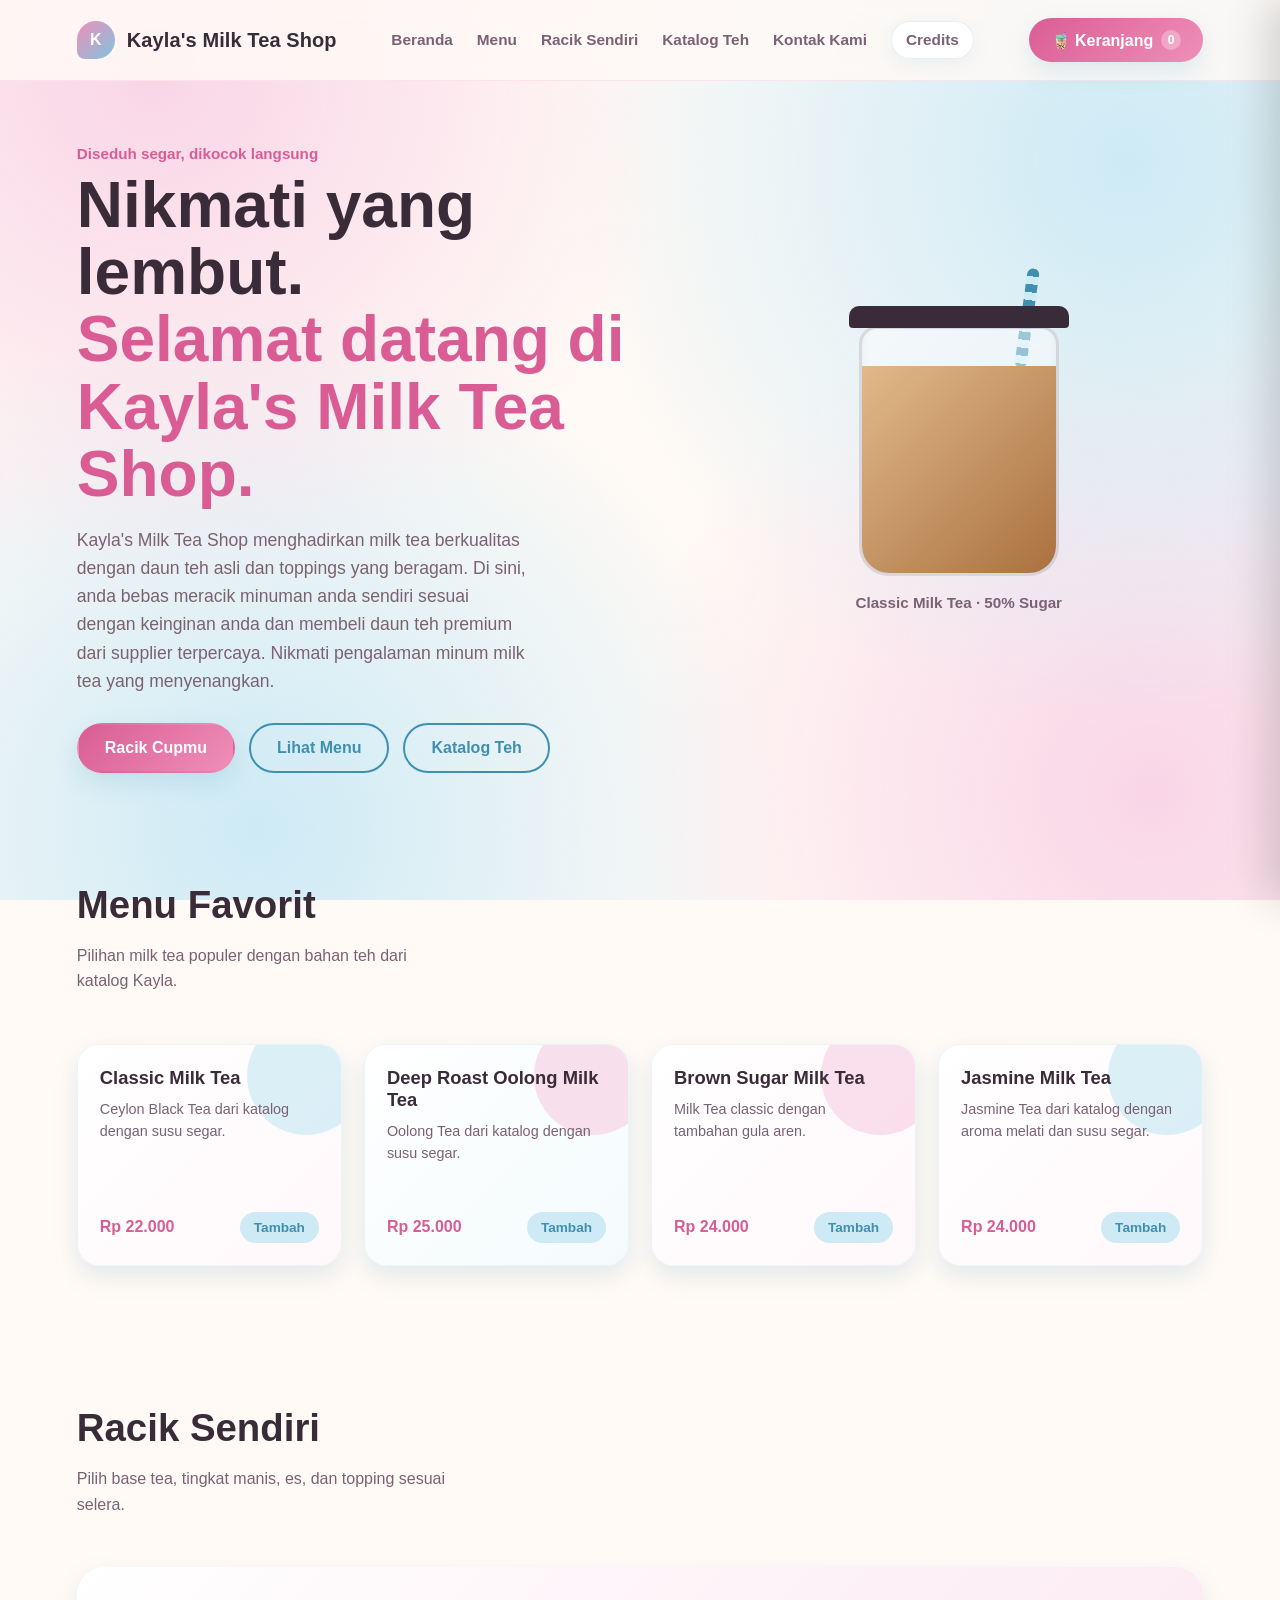
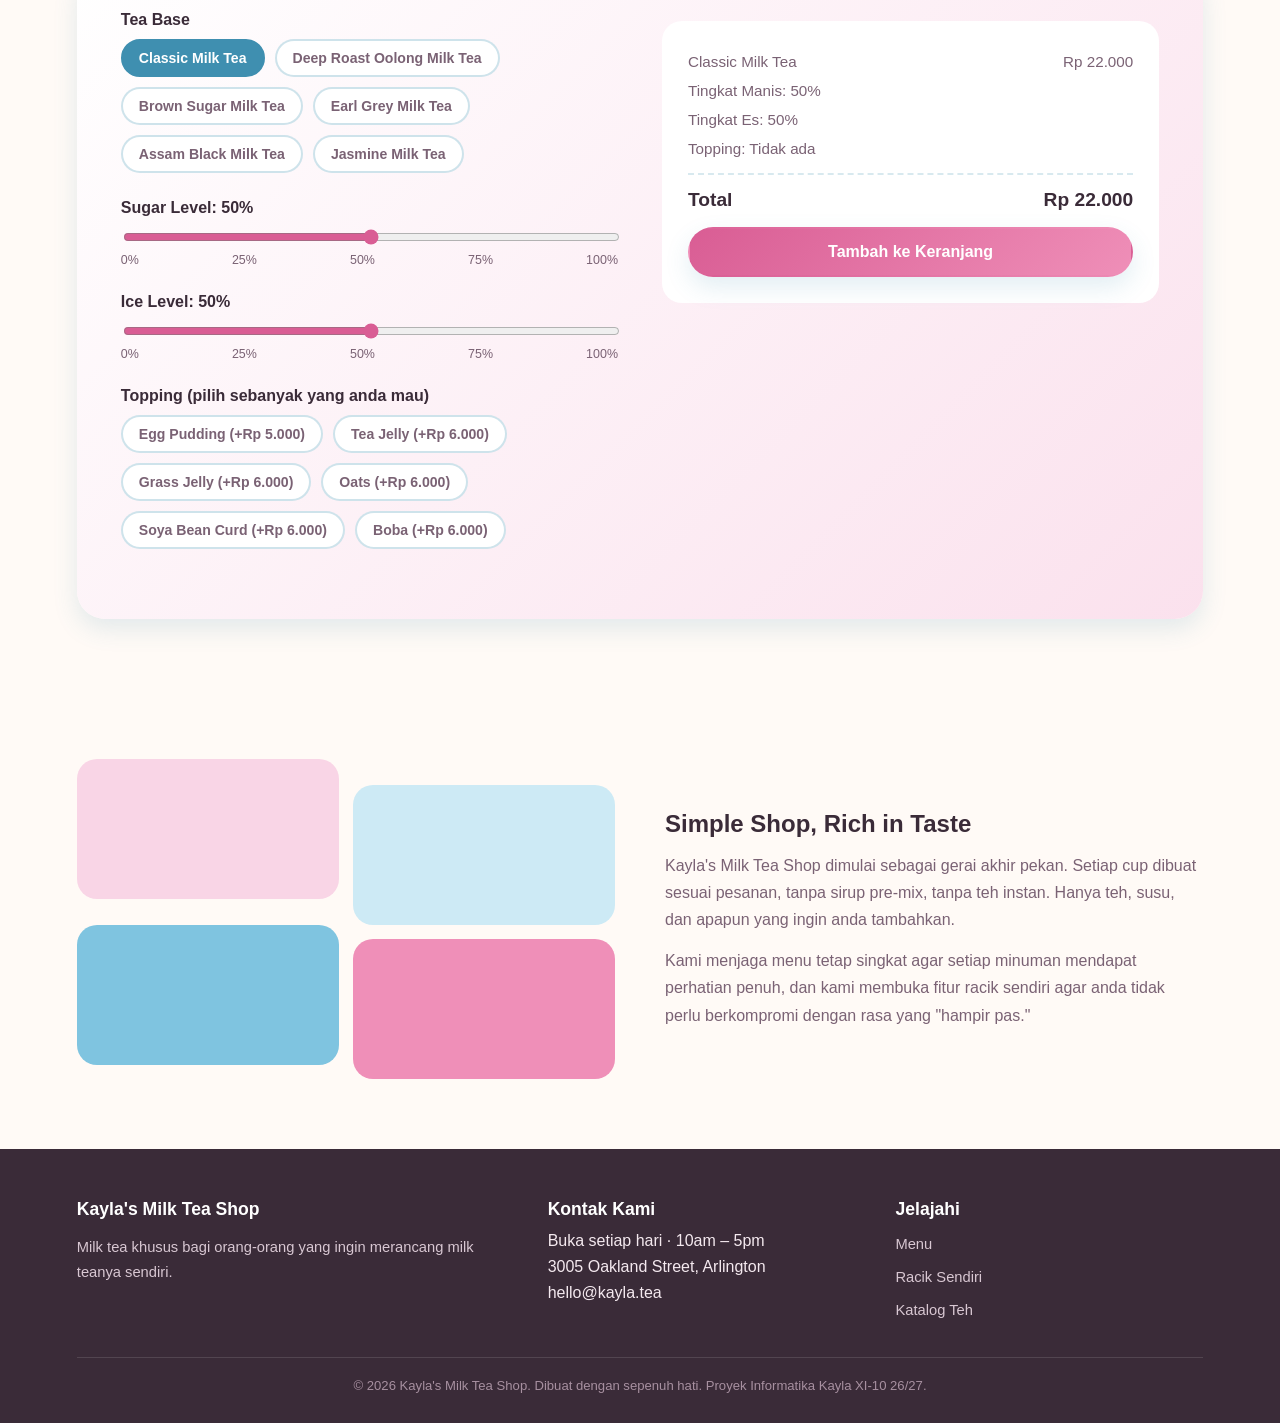
<file: index.html>
<!doctype html>
<html lang="en">
  <head>
    <meta charset="UTF-8" />
    <meta name="viewport" content="width=device-width, initial-scale=1.0" />
    <title>Kayla's Milk Tea Shop</title>
    <style>
      :root {
        --pink-soft: #f9d5e6;
        --pink: #ef8fb8;
        --pink-deep: #d95d94;
        --blue-soft: #cdeaf5;
        --blue: #7fc4e0;
        --blue-deep: #3f8fb0;
        --cream: #fffaf6;
        --ink: #3a2b38;
        --ink-soft: #7a6274;
        --shadow: 0 10px 24px rgba(63, 143, 176, 0.15);
        --radius-cup: 18px 18px 30px 30px;
      }

      * {
        box-sizing: border-box;
      }

      html {
        scroll-behavior: smooth;
      }

      body {
        margin: 0;
        background: var(--cream);
        color: var(--ink);
        font-family: "Helvetica", sans-serif;
        overflow-x: hidden;
      }

      h1,
      h2,
      h3,
      .display {
        font-family: "Helvetica", cursive;
        font-weight: 700;
        margin: 0;
      }

      a {
        color: inherit;
        text-decoration: none;
      }

      /* ---------- Background swirl ---------- */
      .bg-swirl {
        position: fixed;
        inset: 0;
        z-index: -1;
        background:
          radial-gradient(
            circle at 12% 8%,
            var(--pink-soft) 0%,
            transparent 38%
          ),
          radial-gradient(
            circle at 88% 18%,
            var(--blue-soft) 0%,
            transparent 42%
          ),
          radial-gradient(
            circle at 20% 92%,
            var(--blue-soft) 0%,
            transparent 40%
          ),
          radial-gradient(
            circle at 90% 88%,
            var(--pink-soft) 0%,
            transparent 38%
          );
      }

      /* ---------- Nav ---------- */
      header {
        display: flex;
        align-items: center;
        justify-content: space-between;
        padding: 18px 6vw;
        background: rgba(255, 250, 246, 0.85);
        backdrop-filter: blur(8px);
        border-bottom: 1px solid rgba(217, 93, 148, 0.12);
      }

      .brand {
        display: flex;
        align-items: center;
        gap: 12px;
      }

      .brand-mark {
        width: 38px;
        height: 38px;
        border-radius: 50% 50% 50% 8px;
        background: linear-gradient(135deg, var(--pink), var(--blue));
        display: flex;
        align-items: center;
        justify-content: center;
        color: white;
        font-weight: 700;
      }

      .brand-name {
        font-size: 1.25rem;
        font-weight: 700;
        letter-spacing: 0.1px;
      }

      .nav-links {
        display: flex;
        gap: 24px;
        align-items: center;
        margin: 0 auto;
      }

      nav ul {
        list-style: none;
        display: flex;
        gap: 24px;
        margin: 0;
        padding: 0;
      }

      .nav-links a,
      .nav-trigger {
        font-weight: 700;
        color: var(--ink-soft);
        font-size: 0.96rem;
      }

      .nav-links a:hover,
      .nav-links a.current,
      .nav-trigger:hover {
        color: var(--pink-deep);
      }

      .nav-item {
        position: relative;
      }

      .nav-dropdown {
        position: absolute;
        top: calc(100% + 12px);
        left: 0;
        min-width: 220px;
        background: rgba(255, 255, 255, 0.98);
        border: 1px solid rgba(63, 143, 176, 0.12);
        border-radius: 16px;
        box-shadow: var(--shadow);
        padding: 10px;
        display: flex;
        flex-direction: column;
        gap: 6px;
        opacity: 0;
        visibility: hidden;
        transform: translateY(-8px);
        transition:
          opacity 0.2s ease,
          transform 0.2s ease,
          visibility 0.2s ease;
        z-index: 60;
      }

      .nav-item:hover .nav-dropdown,
      .nav-item:focus-within .nav-dropdown {
        opacity: 1;
        visibility: visible;
        transform: translateY(0);
      }

      .nav-dropdown a {
        display: block;
        padding: 10px 12px;
        border-radius: 10px;
        border: none;
        color: var(--ink-soft);
        background: transparent;
        text-decoration: none;
      }

      .nav-dropdown a:hover {
        background: var(--pink-soft);
        color: var(--pink-deep);
      }

      .nav-trigger {
        display: inline-flex;
        align-items: center;
        gap: 10px;
        background: #fff;
        border: 1px solid rgba(63, 143, 176, 0.14);
        border-radius: 999px;
        cursor: pointer;
        padding: 9px 14px;
        font: inherit;
        font-weight: 700;
        color: var(--ink-soft);
        box-shadow: 0 6px 18px rgba(63, 143, 176, 0.08);
        font-size: 0.96rem;
      }

      .nav-trigger:hover {
        color: var(--pink-deep);
      }

      .cart-pill {
        display: flex;
        align-items: center;
        justify-content: center;
        gap: 8px;
        background: linear-gradient(135deg, var(--pink-deep), var(--pink));
        color: #fff;
        padding: 12px 22px;
        border-radius: 999px;
        font-weight: 700;
        font: inherit;
        cursor: pointer;
        border: none;
        box-shadow: var(--shadow);
        transition: transform 0.15s;
        flex: 0 0 auto;
      }
      .cart-pill:hover {
        transform: translateY(-2px);
      }
      .cart-count {
        background: rgba(255, 255, 255, 0.3);
        color: #fff;
        border-radius: 50%;
        width: 20px;
        height: 20px;
        display: flex;
        align-items: center;
        justify-content: center;
        font-size: 0.75rem;
      }

      /* ---------- Hero ---------- */
      .hero {
        display: grid;
        grid-template-columns: 1.1fr 0.9fr;
        align-items: center;
        gap: 40px;
        padding: 64px 6vw 40px;
        max-width: 1280px;
        margin: 0 auto;
      }

      .hero-eyebrow {
        font-weight: 700;
        color: var(--pink-deep);
        font-size: 0.95rem;
      }

      .hero h1 {
        font-size: clamp(2.4rem, 5vw, 4rem);
        line-height: 1.05;
        margin: 10px 0 18px;
        color: var(--ink);
      }

      .hero h1 span {
        display: block;
        color: var(--pink-deep);
      }

      .hero p {
        font-size: 1.1rem;
        color: var(--ink-soft);
        max-width: 46ch;
        line-height: 1.6;
        margin-bottom: 28px;
      }

      .hero-ctas {
        display: flex;
        gap: 14px;
        flex-wrap: wrap;
      }

      .btn {
        display: inline-flex;
        align-items: center;
        justify-content: center;
        padding: 14px 26px;
        border-radius: 999px;
        font-weight: 700;
        font-size: 1rem;
        text-decoration: none;
        cursor: pointer;
        border: 2px solid transparent;
        transition:
          transform 0.15s,
          box-shadow 0.15s;
      }
      .btn:hover {
        transform: translateY(-2px);
      }

      .btn-primary {
        background: linear-gradient(135deg, var(--pink-deep), var(--pink));
        color: #fff;
        box-shadow: var(--shadow);
      }

      .btn-outline {
        background: transparent;
        border-color: var(--blue-deep);
        color: var(--blue-deep);
      }

      /* ---------- Hero interactive cup ---------- */
      .hero-cup-wrap {
        display: flex;
        justify-content: center;
        position: relative;
      }

      .cup-stage {
        width: 260px;
        text-align: center;
      }

      .cup {
        position: relative;
        width: 220px;
        height: 270px;
        margin: 0 auto 18px;
      }

      .cup-body {
        position: absolute;
        top: 12px;
        left: 10px;
        right: 10px;
        bottom: 0;
        border-radius: 10px 10px 28px 28px;
        background: linear-gradient(
          180deg,
          rgba(255, 255, 255, 0.5),
          rgba(255, 255, 255, 0.15)
        );
        border: 3px solid rgba(58, 43, 56, 0.15);
        overflow: hidden;
        box-shadow: inset 0 -4px 10px rgba(0, 0, 0, 0.05);
      }
      .cup-body::before {
        content: "";
        position: absolute;
        top: -3px;
        left: -3px;
        right: -3px;
        height: 12px;
        border: 3px solid rgba(58, 43, 56, 0.18);
        border-radius: 12px;
        background: rgba(255, 255, 255, 0.55);
        z-index: 2;
      }
      .hero-cup .cup-body {
        top: 20px;
        border-radius: var(--radius-cup);
      }
      .hero-cup .cup-body::before {
        display: none;
      }

      .cup-fill {
        position: absolute;
        left: 0;
        right: 0;
        bottom: 0;
        height: 85%;
        background: linear-gradient(180deg, var(--pink), var(--pink-deep));
        transition:
          background 0.4s ease,
          height 0.4s ease;
      }

      .cup-lid {
        position: absolute;
        top: 0;
        left: 0;
        right: 0;
        height: 22px;
        background: var(--ink);
        border-radius: 10px 10px 4px 4px;
        z-index: 2;
      }

      .cup-straw {
        position: absolute;
        top: -38px;
        right: 36px;
        width: 12px;
        height: 100px;
        background: repeating-linear-gradient(
          180deg,
          var(--blue-deep) 0 8px,
          var(--blue-soft) 8px 16px
        );
        border-radius: 6px;
        transform: rotate(8deg);
      }

      .cup-caption {
        font-weight: 700;
        color: var(--ink-soft);
        font-size: 0.95rem;
      }

      /* ---------- Section shell ---------- */
      section {
        max-width: 1280px;
        margin: 0 auto;
        padding: 70px 6vw;
      }

      .section-head {
        display: flex;
        justify-content: space-between;
        align-items: flex-end;
        gap: 20px;
        margin-bottom: 34px;
        flex-wrap: wrap;
      }

      .section-head h2 {
        font-size: clamp(1.8rem, 3vw, 2.4rem);
      }

      .section-head p {
        color: var(--ink-soft);
        max-width: 42ch;
        line-height: 1.6;
      }

      /* ---------- Menu ---------- */
      .menu-grid {
        display: grid;
        grid-template-columns: repeat(auto-fit, minmax(230px, 1fr));
        gap: 22px;
      }

      .menu-card {
        background: #ffff;
        border-radius: 22px;
        padding: 22px;
        box-shadow: var(--shadow);
        border: 1px solid rgba(63, 143, 176, 0.08);
        display: flex;
        flex-direction: column;
        gap: 10px;
        transition:
          transform 0.2s,
          box-shadow 0.2s;
        cursor: pointer;
      }

      .menu-card:hover {
        transform: translateY(-6px);
        box-shadow: 0 16px 30px rgba(217, 93, 148, 0.22);
      }

      .favorite-card {
        position: relative;
        overflow: hidden;
        min-height: 222px;
        background: linear-gradient(135deg, #fff, #fff8fb);
      }
      .favorite-card::before {
        content: "";
        position: absolute;
        top: -28px;
        right: -24px;
        width: 118px;
        height: 118px;
        border-radius: 50%;
        background: var(--blue-soft);
        opacity: 0.72;
        pointer-events: none;
      }
      .favorite-card:nth-child(2) {
        background: linear-gradient(135deg, #fff, #f4fbfd);
      }
      .favorite-card:nth-child(2)::before {
        background: var(--pink-soft);
      }
      .favorite-card:nth-child(3)::before {
        background: var(--pink-soft);
      }
      .favorite-card-head,
      .favorite-card h3,
      .favorite-card p,
      .favorite-card .menu-foot {
        position: relative;
        z-index: 1;
      }
      .favorite-card-head {
        display: flex;
        align-items: center;
        justify-content: space-between;
        margin-bottom: 12px;
      }
      .favorite-code {
        color: var(--ink-soft);
        font-size: 0.72rem;
        letter-spacing: 0.08em;
      }
      .favorite-mark {
        display: grid;
        place-items: center;
        width: 38px;
        height: 38px;
        border: 1px solid rgba(217, 93, 148, 0.2);
        border-radius: 50%;
        color: var(--pink-deep);
        font-weight: 700;
      }
      .favorite-card .menu-foot {
        margin-top: 8px;
      }

      .swatch {
        width: 100%;
        height: 96px;
        border-radius: 14px;
      }

      .menu-card h3 {
        font-size: 1.15rem;
      }
      .menu-card p {
        color: var(--ink-soft);
        font-size: 0.9rem;
        line-height: 1.5;
        margin: 0;
        flex-grow: 1;
      }

      .menu-foot {
        display: flex;
        justify-content: space-between;
        align-items: center;
      }

      .price {
        font-weight: 800;
        color: var(--pink-deep);
      }

      .add-btn {
        background: var(--blue-soft);
        color: var(--blue-deep);
        border: none;
        border-radius: 999px;
        padding: 8px 14px;
        font-weight: 700;
        font-size: 0.85rem;
        cursor: pointer;
        transition: background 0.2s;
      }
      .add-btn:hover {
        background: var(--blue);
        color: #fff;
      }

      /* ---------- Customizer ---------- */
      .customizer {
        background: linear-gradient(135deg, #fff, var(--pink-soft) 140%);
        border-radius: 28px;
        padding: 44px;
        box-shadow: var(--shadow);
      }

      .customizer-grid {
        display: grid;
        grid-template-columns: 1fr 1fr;
        gap: 44px;
      }

      .option-group {
        margin-bottom: 26px;
      }

      .option-label {
        font-weight: 700;
        margin-bottom: 10px;
        display: block;
        color: var(--ink);
      }

      .option-row {
        display: flex;
        flex-wrap: wrap;
        gap: 10px;
      }

      .chip {
        padding: 9px 16px;
        border-radius: 999px;
        border: 2px solid rgba(63, 143, 176, 0.25);
        background: #fff;
        cursor: pointer;
        font-weight: 600;
        font-size: 0.88rem;
        color: var(--ink-soft);
        transition: all 0.18s;
      }

      .chip.active {
        background: var(--blue-deep);
        border-color: var(--blue-deep);
        color: #fff;
      }

      .chip.topping.active {
        background: var(--pink-deep);
        border-color: var(--pink-deep);
      }

      input[type="range"] {
        width: 100%;
        accent-color: var(--pink-deep);
      }

      .level-labels {
        display: flex;
        justify-content: space-between;
        font-size: 0.78rem;
        color: var(--ink-soft);
        margin-top: 4px;
      }

      .order-summary {
        background: #fff;
        border-radius: 20px;
        padding: 26px;
        margin-top: 10px;
      }

      .order-line {
        display: flex;
        justify-content: space-between;
        padding: 6px 0;
        font-size: 0.95rem;
        color: var(--ink-soft);
      }

      .order-total {
        display: flex;
        justify-content: space-between;
        font-weight: 800;
        font-size: 1.2rem;
        border-top: 2px dashed rgba(63, 143, 176, 0.2);
        margin-top: 10px;
        padding-top: 14px;
        color: var(--ink);
      }

      /* ---------- Toast / cart drawer ---------- */
      .toast {
        position: fixed;
        bottom: 26px;
        left: 50%;
        transform: translateX(-50%) translateY(20px);
        background: var(--ink);
        color: #fff;
        padding: 14px 22px;
        border-radius: 999px;
        font-weight: 700;
        box-shadow: 0 12px 30px rgba(0, 0, 0, 0.25);
        opacity: 0;
        pointer-events: none;
        transition:
          opacity 0.25s,
          transform 0.25s;
        z-index: 100;
        font-size: 0.92rem;
      }
      .toast.show {
        opacity: 1;
        transform: translateX(-50%) translateY(0);
      }

      .cart-drawer {
        position: fixed;
        top: 0;
        right: 0;
        height: 100%;
        width: min(380px, 92vw);
        background: #fff;
        box-shadow: -14px 0 40px rgba(0, 0, 0, 0.15);
        transform: translateX(100%);
        transition: transform 0.3s ease;
        z-index: 1500;
        padding: 28px 24px;
        display: flex;
        flex-direction: column;
      }
      .cart-drawer.open {
        transform: translateX(0);
      }

      .cart-drawer-head {
        display: flex;
        justify-content: space-between;
        align-items: center;
        margin-bottom: 20px;
      }

      .cart-close {
        background: none;
        border: none;
        font-size: 1.4rem;
        cursor: pointer;
        color: var(--ink-soft);
      }

      .cart-items {
        flex-grow: 1;
        overflow-y: auto;
        display: flex;
        flex-direction: column;
        gap: 12px;
      }

      .cart-item {
        display: flex;
        justify-content: space-between;
        align-items: flex-start;
        gap: 12px;
        background: var(--cream);
        border-radius: 14px;
        padding: 12px 14px;
        font-size: 0.9rem;
      }

      .cart-item > div:first-child {
        flex: 1;
        min-width: 0;
      }

      .cart-item div[style*="text-align: right"],
      .cart-item-actions {
        flex-shrink: 0;
        text-align: right;
        white-space: nowrap;
      }

      .cart-item button {
        background: none;
        border: none;
        color: var(--pink-deep);
        font-weight: 700;
        cursor: pointer;
      }

      .cart-empty {
        color: var(--ink-soft);
        text-align: center;
        margin-top: 40px;
      }

      .cart-drawer .order-total {
        margin-top: 16px;
      }

      .checkout-note {
        color: var(--ink-soft);
        font-size: 0.78rem;
        line-height: 1.45;
        margin: 10px 0 0;
        text-align: center;
      }

      .cart-drawer button:disabled {
        cursor: not-allowed;
        opacity: 0.5;
        transform: none;
      }

      .overlay {
        position: fixed;
        inset: 0;
        background: rgba(58, 43, 56, 0.35);
        opacity: 0;
        pointer-events: none;
        transition: opacity 0.3s;
        z-index: 1400;
      }
      .overlay.show {
        opacity: 1;
        pointer-events: auto;
      }

      /* ---------- About ---------- */
      .about {
        display: grid;
        grid-template-columns: 1fr 1fr;
        gap: 50px;
        align-items: center;
      }

      .about-visual {
        display: grid;
        grid-template-columns: 1fr 1fr;
        gap: 14px;
      }
      .about-visual div {
        height: 140px;
        border-radius: 20px;
      }
      .about-visual div:nth-child(1) {
        background: var(--pink-soft);
      }
      .about-visual div:nth-child(2) {
        background: var(--blue-soft);
        margin-top: 26px;
      }
      .about-visual div:nth-child(3) {
        background: var(--blue);
        margin-top: -14px;
      }
      .about-visual div:nth-child(4) {
        background: var(--pink);
      }

      .about p {
        color: var(--ink-soft);
        line-height: 1.7;
        margin: 14px 0 0;
      }

      /* ---------- Footer ---------- */
      footer {
        background: var(--ink);
        color: #f4e9ef;
        padding: 50px 6vw 30px;
      }

      .footer-grid {
        max-width: 1280px;
        margin: 0 auto;
        display: grid;
        grid-template-columns: 1.4fr 1fr 1fr;
        gap: 40px;
      }

      footer h3 {
        color: #fff;
        margin-bottom: 12px;
        font-size: 1.1rem;
      }
      footer p,
      footer a {
        color: #d8c7d2;
        font-size: 0.92rem;
        line-height: 1.7;
        text-decoration: none;
      }
      footer ul {
        list-style: none;
        padding: 0;
        margin: 0;
        display: flex;
        flex-direction: column;
        gap: 8px;
      }

      .footer-bottom {
        max-width: 1280px;
        margin: 34px auto 0;
        padding-top: 20px;
        border-top: 1px solid rgba(255, 255, 255, 0.12);
        font-size: 0.82rem;
        color: #a790a0;
        text-align: center;
      }

      @media (max-width: 860px) {
        .hero {
          grid-template-columns: 1fr;
          text-align: center;
        }
        .hero p {
          margin-left: auto;
          margin-right: auto;
        }
        .hero-ctas {
          justify-content: center;
        }
        .customizer-grid {
          grid-template-columns: 1fr;
        }
        .about {
          grid-template-columns: 1fr;
        }
        .footer-grid {
          grid-template-columns: 1fr;
        }
      }

      @media (max-width: 760px) {
        nav {
          display: none;
        }
        .nav-links {
          display: none;
        }
      }
      .modal-popup {
        display: none;
        position: fixed;
        z-index: 2000;
        left: 0;
        top: 0;
        width: 100%;
        height: 100%;
        background-color: rgba(58, 43, 56, 0.5);
        backdrop-filter: blur(4px);
      }

      /* Kotak Konten Popup */
      .modal-popup-content {
        background-color: var(--cream, #fffaf6);
        color: var(--ink);
        margin: 5% auto;
        padding: 26px;
        border-radius: 22px;
        box-shadow: var(--shadow);
        border: 1px solid rgba(217, 93, 148, 0.2);
        width: 90%;
        max-width: 420px;
        position: relative;
        animation: popupSlide 0.3s ease;
      }

      @keyframes popupSlide {
        from {
          transform: translateY(-20px);
          opacity: 0;
        }
        to {
          transform: translateY(0);
          opacity: 1;
        }
      }

      /* Tombol Tutup (X) */
      .modal-close-btn {
        position: absolute;
        right: 20px;
        top: 15px;
        font-size: 28px;
        color: var(--ink-soft);
        cursor: pointer;
      }
      .modal-close-btn:hover {
        color: var(--pink-deep);
      }

      .modal-popup-content h3 {
        margin-top: 0;
        color: var(--pink-deep);
        font-family: "Helvetica", sans-serif;
      }

      .modal-section {
        margin-bottom: 20px;
      }

      .modal-section h4 {
        margin: 0 0 10px 0;
        color: var(--ink);
        font-size: 0.95rem;
        font-weight: 700;
      }

      .modal-options {
        margin: 10px 0;
        display: flex;
        flex-direction: column;
        gap: 12px;
      }

      .option-item {
        display: flex;
        align-items: center;
        gap: 10px;
        padding: 12px;
        background: #fff;
        border: 1px solid rgba(63, 143, 176, 0.14);
        border-radius: 12px;
        cursor: pointer;
        font-weight: 700;
        color: var(--ink-soft);
      }

      .option-item input[type="radio"] {
        accent-color: var(--pink-deep);
        width: 18px;
        height: 18px;
      }

      #deliveryAddress {
        width: 100%;
        height: 60px;
        padding: 10px;
        border-radius: 12px;
        border: 1px solid rgba(63, 143, 176, 0.2);
        font-family: inherit;
        font-size: 0.88rem;
        resize: none;
        box-sizing: border-box;
        color: var(--ink);
      }

      #deliveryAddress:focus {
        outline: none;
        border-color: var(--pink-deep);
      }

      .modal-confirm-btn {
        width: 100%;
        padding: 12px;
        border: none;
        border-radius: 999px;
        font-weight: 700;
        background: linear-gradient(135deg, var(--pink-deep), var(--pink));
        color: #fff;
        box-shadow: var(--shadow);
        cursor: pointer;
      }
      .modal-confirm-btn:hover {
        transform: translateY(-1px);
      }

      /* Toppings */
      #summaryToppingsLine {
        display: flex !important;
        justify-content: space-between;
        align-items: flex-start;
        width: 100%;
        gap: 20px;
      }

      #summaryToppingsLine > *:first-child {
        flex: 1;
        word-break: break-word;
      }

      #summaryToppingsPrice {
        white-space: nowrap;
        text-align: right;
      }
    </style>
    <link rel="stylesheet" href="header.css" />
  </head>
  <body>
    <div class="bg-swirl"></div>

    <header>
      <a href="index.html" class="brand">
        <div class="brand-mark">K</div>
        <div class="brand-name">Kayla's Milk Tea Shop</div>
      </a>
      <nav class="nav-links">
        <a href="index.html">Beranda</a>
        <a href="index.html#menu">Menu</a>
        <a href="index.html#build">Racik Sendiri</a>
        <a href="catalogue.html">Katalog Teh</a>
        <a href="index.html#visit">Kontak Kami</a>
        <li class="nav-item" style="list-style: none">
          <button class="nav-trigger" type="button">Credits</button>
          <div class="nav-dropdown">
            <a href="image-source.html">Image Source</a>
            <a href="codes-used.html">Codes Used</a>
            <a href="reference-videos.html">Reference Videos</a>
          </div>
        </li>
      </nav>
      <button class="cart-pill" id="cartOpenBtn" type="button">
        🧋 Keranjang <span class="cart-count" id="cartCount"></span>
      </button>
    </header>

    <div class="hero">
      <div>
        <div class="hero-eyebrow">Diseduh segar, dikocok langsung</div>
        <h1>
          Nikmati yang lembut.<span
            >Selamat datang di Kayla's Milk Tea Shop.</span
          >
        </h1>
        <p>
          Kayla's Milk Tea Shop menghadirkan milk tea berkualitas dengan daun
          teh asli dan toppings yang beragam. Di sini, anda bebas meracik
          minuman anda sendiri sesuai dengan keinginan anda dan membeli daun teh
          premium dari supplier terpercaya. Nikmati pengalaman minum milk tea
          yang menyenangkan.
        </p>
        <div class="hero-ctas">
          <a href="#build" class="btn btn-primary">Racik Cupmu</a>
          <a href="#menu" class="btn btn-outline">Lihat Menu</a>
          <a href="catalogue.html" class="btn btn-outline">Katalog Teh</a>
        </div>
      </div>

      <div class="hero-cup-wrap">
        <div class="cup-stage">
          <div class="cup hero-cup">
            <div class="cup-straw"></div>
            <div class="cup-body">
              <div class="cup-fill" id="heroFill"></div>
            </div>
            <div class="cup-lid"></div>
          </div>
          <div class="cup-caption" id="heroCaption">
            Classic Milk Tea · 50% Sugar
          </div>
        </div>
      </div>
    </div>

    <section id="menu">
      <div class="section-head">
        <div>
          <h2>Menu Favorit</h2>
          <p>Pilihan milk tea populer dengan bahan teh dari katalog Kayla.</p>
        </div>
      </div>

      <div class="menu-grid" id="menuGrid"></div>
    </section>

    <section id="build">
      <div class="section-head">
        <div>
          <h2>Racik Sendiri</h2>
          <p>Pilih base tea, tingkat manis, es, dan topping sesuai selera.</p>
        </div>
      </div>

      <div class="customizer">
        <div class="customizer-grid">
          <div>
            <div class="option-group">
              <span class="option-label">Tea Base</span>
              <div class="option-row" id="baseOptions"></div>
            </div>

            <div class="option-group">
              <span class="option-label"
                >Sugar Level: <span id="sweetLabel">50%</span></span
              >
              <input
                type="range"
                min="0"
                max="100"
                step="25"
                value="50"
                id="sweetRange"
                aria-label="Tingkat manis"
              />
              <div class="level-labels">
                <span>0%</span><span>25%</span><span>50%</span><span>75%</span
                ><span>100%</span>
              </div>
            </div>

            <div class="option-group">
              <span class="option-label"
                >Ice Level: <span id="iceLabel">50%</span></span
              >
              <input
                type="range"
                min="0"
                max="100"
                step="25"
                value="50"
                id="iceRange"
              />
              <div class="level-labels">
                <span>0%</span><span>25%</span><span>50%</span><span>75%</span
                ><span>100%</span>
              </div>
            </div>

            <div class="option-group">
              <span class="option-label"
                >Topping (pilih sebanyak yang anda mau)</span
              >
              <div class="option-row" id="toppingOptions"></div>
            </div>
          </div>

          <div>
            <div class="order-summary">
              <div class="order-line">
                <span id="summaryBase">Classic Milk Tea</span
                ><span id="summaryBasePrice">Rp 22.000</span>
              </div>
              <div class="order-line">
                <span id="summarySweet">Sugar Level: 50%</span><span></span>
              </div>
              <div class="order-line">
                <span id="summaryIce">Ice Level: 50%</span><span></span>
              </div>
              <div class="order-line" id="summaryToppingsLine">
                <span>Topping: Tidak ada</span
                ><span id="summaryToppingsPrice"></span>
              </div>
              <div class="order-total">
                <span>Total</span><span id="summaryTotal">Rp 22.000</span>
              </div>
              <button
                class="btn btn-primary"
                style="width: 100%; margin-top: 16px"
                id="addCustomBtn"
              >
                Tambah ke Keranjang
              </button>
            </div>
          </div>
        </div>
      </div>
    </section>

    <section id="about">
      <div class="about">
        <div class="about-visual">
          <div></div>
          <div></div>
          <div></div>
          <div></div>
        </div>
        <div>
          <h2>Simple Shop, Rich in Taste</h2>
          <p>
            Kayla's Milk Tea Shop dimulai sebagai gerai akhir pekan. Setiap cup
            dibuat sesuai pesanan, tanpa sirup pre-mix, tanpa teh instan. Hanya
            teh, susu, dan apapun yang ingin anda tambahkan.
          </p>
          <p>
            Kami menjaga menu tetap singkat agar setiap minuman mendapat
            perhatian penuh, dan kami membuka fitur racik sendiri agar anda
            tidak perlu berkompromi dengan rasa yang "hampir pas."
          </p>
        </div>
      </div>
    </section>

    <footer id="visit">
      <div class="footer-grid">
        <div>
          <h3>Kayla's Milk Tea Shop</h3>
          <p>
            Milk tea khusus bagi orang-orang yang ingin merancang milk teanya
            sendiri.
          </p>
        </div>
        <div>
          <h3>Kontak Kami</h3>
          <ul>
            <li>Buka setiap hari · 10am – 5pm</li>
            <li>3005 Oakland Street, Arlington</li>
            <li>hello@kayla.tea</li>
          </ul>
        </div>
        <div>
          <h3>Jelajahi</h3>
          <ul>
            <li><a href="#menu">Menu</a></li>
            <li><a href="#build">Racik Sendiri</a></li>
            <li><a href="catalogue.html">Katalog Teh</a></li>
          </ul>
        </div>
      </div>
      <div class="footer-bottom">
        © 2026 Kayla's Milk Tea Shop. Dibuat dengan sepenuh hati. Proyek
        Informatika Kayla XI-10 26/27.
      </div>
    </footer>

    <div class="toast" id="toast"></div>
    <div class="overlay" id="overlay"></div>
    <div class="cart-drawer" id="cartDrawer">
      <div class="cart-drawer-head">
        <h3>Keranjangmu</h3>
        <button class="cart-close" id="cartCloseBtn">&times;</button>
      </div>
      <div class="cart-items" id="cartItems">
        <div class="cart-empty">Keranjangmu kosong, tambahkan milk tea!</div>
      </div>
      <div class="order-total">
        <span>Total</span><span id="cartTotal">Rp. 0</span>
      </div>
      <button
        class="btn btn-primary"
        style="width: 100%; margin-top: 16px"
        id="checkoutBtn"
        type="button"
        disabled
      >
        Checkout
      </button>
      <p class="checkout-note">
        Checkout ini hanya simulasi. Tidak ada pembayaran yang diproses.
      </p>
    </div>

    <script src="cart.js"></script>
    <script>
      // ---------- Data ----------
      const bases = [
        {
          id: "classic",
          name: "Classic Milk Tea",
          color: "#FFC852",
          price: 22000,
          swatch: "linear-gradient(135deg,#e2b98a,#a9713f)",
        },
        {
          id: "taro",
          name: "Deep Roast Oolong Milk Tea",
          color: "#9b7fc9",
          price: 25000,
          swatch: "linear-gradient(135deg,#c3aee8,#8b6bc4)",
        },
        {
          id: "matcha",
          name: "Brown Sugar Milk Tea",
          color: "#7fa661",
          price: 25000,
          swatch: "linear-gradient(135deg,#b7d69a,#6f9a4d)",
        },
        {
          id: "strawberry",
          name: "Earl Grey Milk Tea",
          color: "#e8768f",
          price: 28000,
          swatch: "linear-gradient(135deg,#f6a9b8,#e05575)",
        },
        {
          id: "blueice",
          name: "Assam Black Milk Tea",
          color: "#5aa9c9",
          price: 23000,
          swatch: "linear-gradient(135deg,#a9dcef,#3f8fb0)",
        },
        {
          id: "okinawa",
          name: "Jasmine Milk Tea",
          color: "#8a5a35",
          price: 24000,
          swatch: "linear-gradient(135deg,#c99b6a,#6b4423)",
        },
      ];

      const toppings = [
        { id: "pudding", name: "Egg Pudding", price: 5000 },
        { id: "jelly", name: "Tea Jelly", price: 6000 },
        { id: "grass", name: "Grass Jelly", price: 6000 },
        { id: "oat", name: "Oats", price: 6000 },
        { id: "soy", name: "Soya Bean Curd", price: 6000 },
        { id: "boba", name: "Boba", price: 6000 },
      ];

      const favorites = [
        {
          name: "Classic Milk Tea",
          price: 22000,
          description: "Ceylon Black Tea dari katalog dengan susu segar.",
        },
        {
          name: "Deep Roast Oolong Milk Tea",
          price: 25000,
          description: "Oolong Tea dari katalog dengan susu segar.",
        },
        {
          name: "Brown Sugar Milk Tea",
          price: 24000,
          description: " Milk Tea classic dengan tambahan gula aren.",
        },
        {
          name: "Jasmine Milk Tea",
          price: 24000,
          description:
            "Jasmine Tea dari katalog dengan aroma melati dan susu segar.",
        },
      ];

      // ---------- State ----------
      let selectedBase = bases[0];
      let sweet = 50;
      let ice = 50;
      let selectedToppings = [];

      // ---------- Render menu ----------
      const menuGrid = document.getElementById("menuGrid");
      favorites.forEach((drink, index) => {
        const card = document.createElement("div");
        card.className = "menu-card favorite-card";
        card.innerHTML = `
        <h3>${drink.name}</h3>
        <p>${drink.description}</p>
        <div class="menu-foot">
          <span class="price">${fmt(drink.price)}</span>
          <button class="add-btn">Tambah</button>
        </div>
      `;
        card.querySelector(".add-btn").addEventListener("click", (e) => {
          e.stopPropagation();
          addToCart({
            base: drink.name,
            ice: 100,
            toppings: [],
            price: drink.price,
          });
          showToast(`${drink.name} ditambahkan ke keranjang`);
        });
        menuGrid.appendChild(card);
      });

      // ---------- Render base chips ----------
      const baseOptions = document.getElementById("baseOptions");
      bases.forEach((b) => {
        const chip = document.createElement("button");
        chip.className = "chip" + (b.id === selectedBase.id ? " active" : "");
        chip.textContent = b.name;
        chip.addEventListener("click", () => {
          selectedBase = b;
          [...baseOptions.children].forEach((c) =>
            c.classList.remove("active"),
          );
          chip.classList.add("active");
          updateBuildSummary();
        });
        baseOptions.appendChild(chip);
      });

      // ---------- Render topping chips ----------
      const toppingOptions = document.getElementById("toppingOptions");
      toppings.forEach((t) => {
        const chip = document.createElement("button");
        chip.className = "chip topping";
        chip.textContent = `${t.name} (+${fmt(t.price)})`;
        chip.addEventListener("click", () => {
          if (selectedToppings.find((x) => x.id === t.id)) {
            selectedToppings = selectedToppings.filter((x) => x.id !== t.id);
            chip.classList.remove("active");
          } else {
            selectedToppings.push(t);
            chip.classList.add("active");
          }
          updateBuildSummary();
        });
        toppingOptions.appendChild(chip);
      });

      // ---------- Ice Level ----------
      const sweetRange = document.getElementById("sweetRange");
      sweetRange.addEventListener("input", () => {
        sweet = Number(sweetRange.value);
        document.getElementById("sweetLabel").textContent = sweet + "%";
        updateBuildSummary();
      });

      const iceRange = document.getElementById("iceRange");
      iceRange.addEventListener("input", () => {
        ice = Number(iceRange.value);
        document.getElementById("iceLabel").textContent = ice + "%";
        updateBuildSummary();
      });

      // ---------- Custom drink summary update ----------
      function updateBuildSummary() {
        const toppingsTotal = selectedToppings.reduce((s, t) => s + t.price, 0);
        const total = selectedBase.price + toppingsTotal;

        document.getElementById("summaryBase").textContent = selectedBase.name;
        document.getElementById("summaryBasePrice").textContent = fmt(
          selectedBase.price,
        );
        document.getElementById("summaryIce").textContent =
          `Tingkat Es: ${ice}%`;
        document.getElementById("summarySweet").textContent =
          `Tingkat Manis: ${sweet}%`;
        document.getElementById(
          "summaryToppingsLine",
        ).firstElementChild.textContent = selectedToppings.length
          ? `Topping: ${selectedToppings.map((t) => t.name).join(", ")}`
          : "Topping: Tidak ada";
        document.getElementById("summaryToppingsPrice").textContent =
          toppingsTotal ? fmt(toppingsTotal) : "";
        document.getElementById("summaryTotal").textContent = fmt(total);
      }

      function shade(hex, percent) {
        const num = parseInt(hex.replace("#", ""), 16);
        let r = (num >> 16) + percent;
        let g = ((num >> 8) & 0x00ff) + percent;
        let b = (num & 0x0000ff) + percent;
        r = Math.max(Math.min(255, r), 0);
        g = Math.max(Math.min(255, g), 0);
        b = Math.max(Math.min(255, b), 0);
        return "#" + (g | (r << 8) | (b << 16)).toString(16).padStart(6, "0");
      }

      document.getElementById("addCustomBtn").addEventListener("click", () => {
        const toppingsTotal = selectedToppings.reduce((s, t) => s + t.price, 0);
        addToCart({
          base: selectedBase.name,
          ice,
          toppings: selectedToppings.map((t) => t.name),
          price: selectedBase.price + toppingsTotal,
        });
        showToast(`${selectedBase.name} ditambahkan ke keranjang`);
      });

      // ---------- Hero cup gentle animation ----------
      const heroFill = document.getElementById("heroFill");
      heroFill.style.background = bases[0].swatch;
      let heroToggle = false;
      setInterval(() => {
        heroToggle = !heroToggle;
        heroFill.style.height = heroToggle ? "95%" : "85%";
      }, 2600);
      updateBuildSummary();
      renderCart();
    </script>

    <!-- Popup Pilihan Checkout!!!  -->
    <div id="checkoutModal" class="modal-popup" aria-hidden="true">
      <div class="modal-popup-content">
        <span id="modalCloseBtn" class="modal-close-btn">&times;</span>
        <h3>Detail Pemesanan 🧋</h3>

        <!-- Bagian 1: Pembayaran -->
        <div class="modal-section">
          <h4>💳 Metode Pembayaran</h4>
          <div class="modal-options">
            <label class="option-item">
              <input
                type="radio"
                name="paymentMethod"
                value="Cash di Kasir"
                checked
              />
              <span>Cash di Kasir</span>
            </label>
            <label class="option-item">
              <input type="radio" name="paymentMethod" value="QRIS" />
              <span>QRIS (E-Wallet)</span>
            </label>
            <label class="option-item">
              <input type="radio" name="paymentMethod" value="Debit" />
              <span>Kartu Debit</span>
            </label>
          </div>
        </div>

        <!-- Bagian 2: Pengambilan -->
        <div class="modal-section">
          <h4>🛵 Metode Pengambilan</h4>
          <div class="modal-options">
            <label class="option-item">
              <input
                type="radio"
                name="fulfillmentMethod"
                value="Makan di Tempat"
                checked
              />
              <span>Makan di Tempat (Dine-in)</span>
            </label>
            <label class="option-item">
              <input type="radio" name="fulfillmentMethod" value="Take Away" />
              <span>Bawa Pulang (Take Away)</span>
            </label>
            <label class="option-item">
              <input type="radio" name="fulfillmentMethod" value="Dikirim" />
              <span>Kirim via Kurir (+ Rp 15.000)</span>
            </label>
          </div>
        </div>

        <!-- Bagian 3: Kolom Alamat Input -->
        <div id="addressSection" class="modal-section" style="display: none">
          <h4>📍 Alamat Pengiriman</h4>
          <textarea
            id="deliveryAddress"
            placeholder="Masukkan alamat lengkap rumahmu di sini..."
          ></textarea>
        </div>

        <button id="modalConfirmBtn" class="modal-confirm-btn">
          Konfirmasi Pesanan
        </button>
      </div>
    </div>
  </body>
</html>
</file>
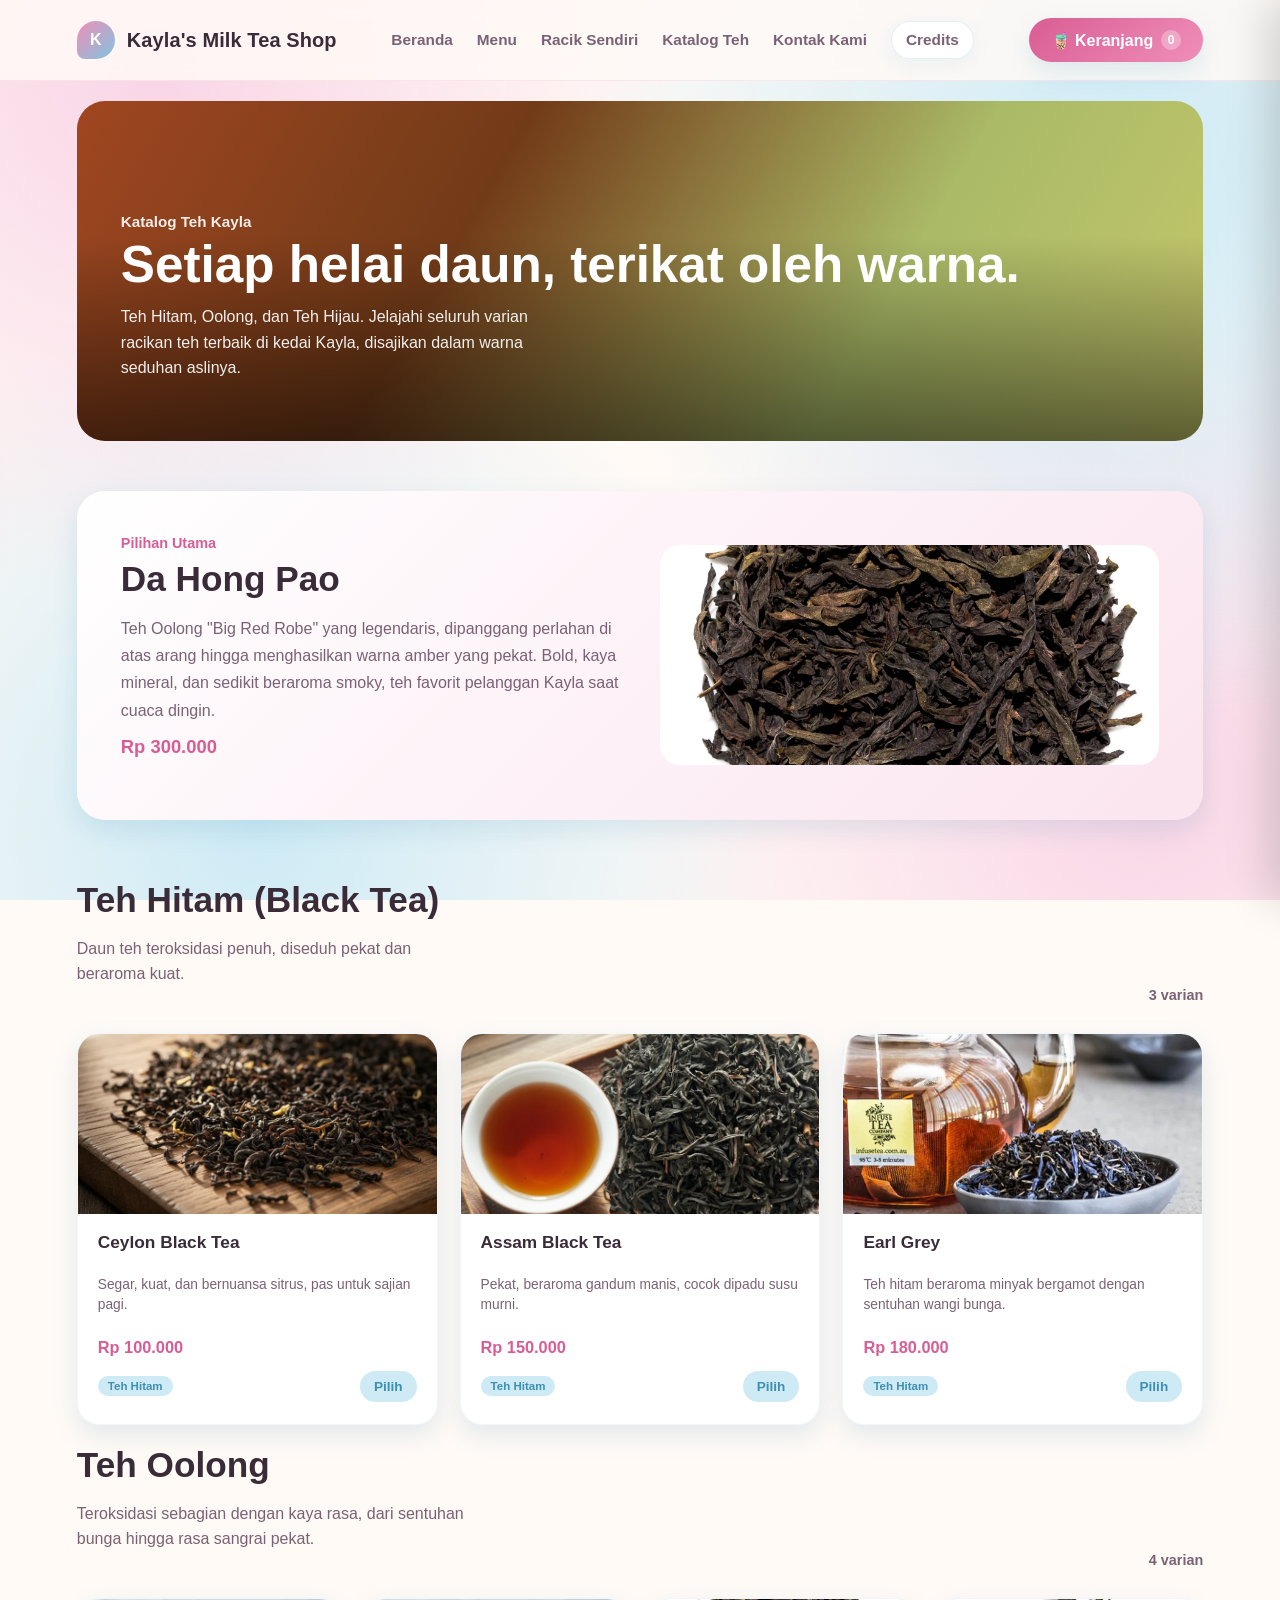
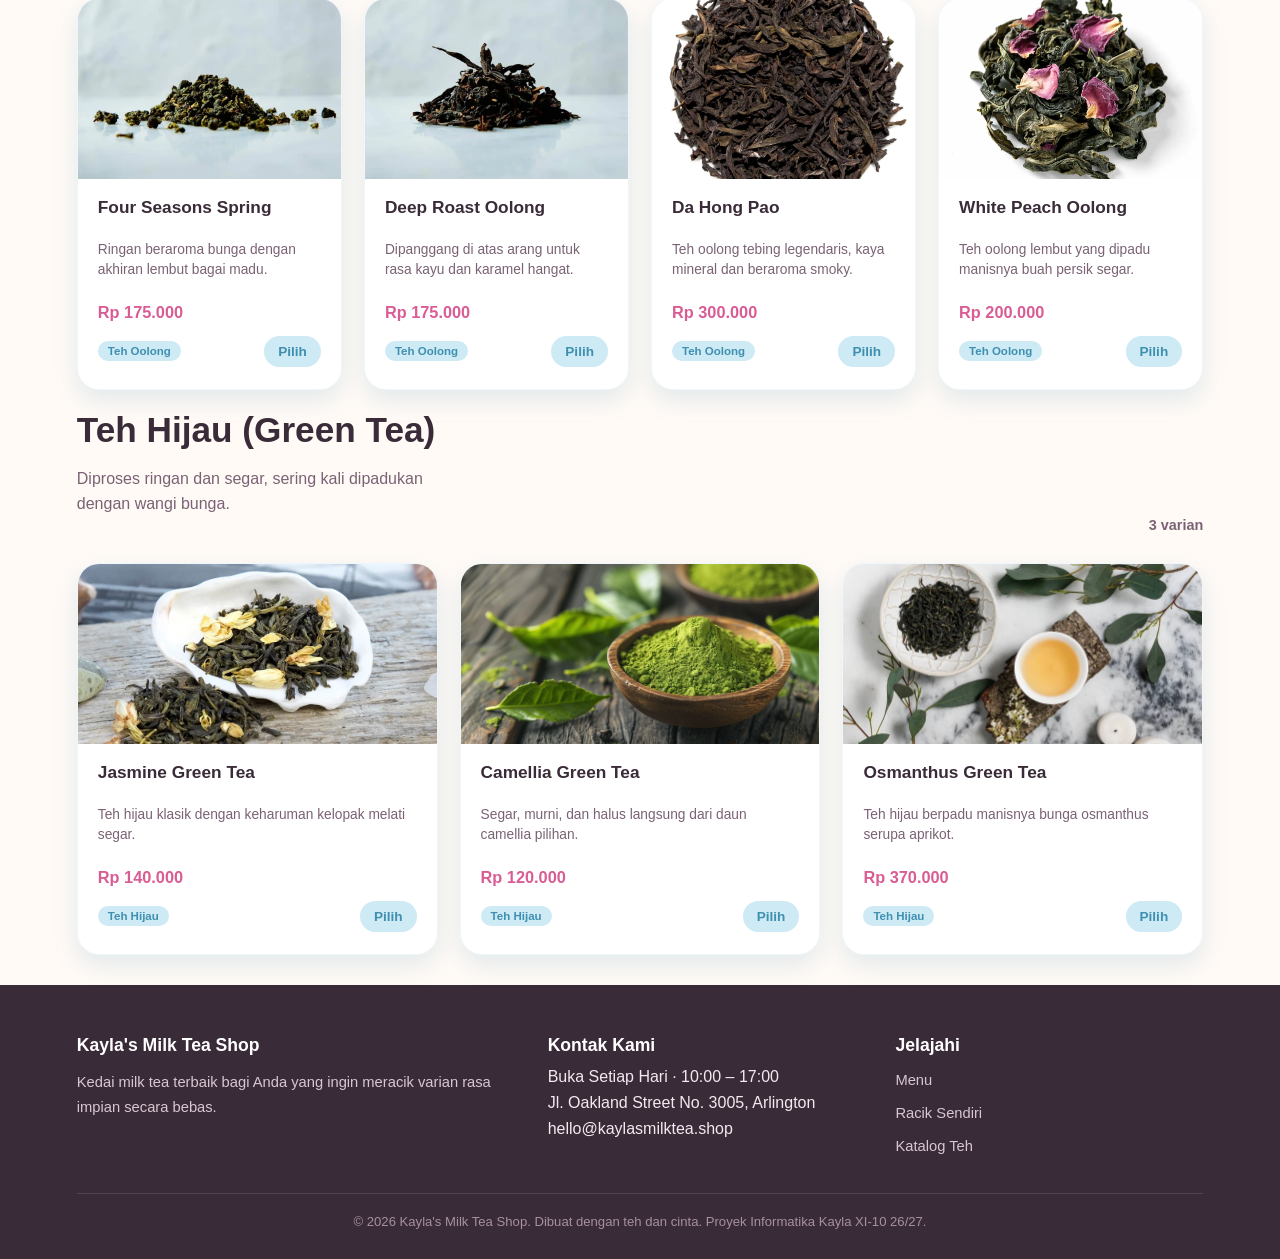
<file: catalogue.html>
<!doctype html>
<html lang="id">
  <head>
    <meta charset="UTF-8" />
    <meta name="viewport" content="width=device-width, initial-scale=1.0" />
    <title>Katalog Teh · Kayla's Milk Tea Shop</title>
    <style>
      :root {
        --pink-soft: #f9d5e6;
        --pink: #ef8fb8;
        --pink-deep: #d95d94;
        --blue-soft: #cdeaf5;
        --blue: #7fc4e0;
        --blue-deep: #3f8fb0;
        --cream: #fffaf6;
        --ink: #3a2b38;
        --ink-soft: #7a6274;
        --shadow: 0 10px 24px rgba(63, 143, 176, 0.15);
      }

      * {
        box-sizing: border-box;
      }
      html {
        scroll-behavior: smooth;
      }

      body {
        margin: 0;
        background: var(--cream);
        color: var(--ink);
        font-family: "Helvetica", sans-serif;
        overflow-x: hidden;
      }

      h1,
      h2,
      h3,
      .display {
        font-family: "Helvetica", cursive;
        font-weight: 700;
        margin: 0;
      }
      a {
        color: inherit;
        text-decoration: none;
      }

      .bg-swirl {
        position: fixed;
        inset: 0;
        z-index: -1;
        background:
          radial-gradient(
            circle at 12% 8%,
            var(--pink-soft) 0%,
            transparent 38%
          ),
          radial-gradient(
            circle at 88% 18%,
            var(--blue-soft) 0%,
            transparent 42%
          ),
          radial-gradient(
            circle at 20% 92%,
            var(--blue-soft) 0%,
            transparent 40%
          ),
          radial-gradient(
            circle at 90% 88%,
            var(--pink-soft) 0%,
            transparent 38%
          );
      }

      header {
        display: flex;
        align-items: center;
        justify-content: space-between;
        padding: 18px 6vw;
        background: rgba(255, 250, 246, 0.85);
        backdrop-filter: blur(8px);
        border-bottom: 1px solid rgba(217, 93, 148, 0.12);
        position: relative;
        z-index: 100;
      }

      .brand {
        display: flex;
        align-items: center;
        gap: 12px;
      }
      .brand-mark {
        width: 38px;
        height: 38px;
        border-radius: 50% 50% 50% 8px;
        background: linear-gradient(135deg, var(--pink), var(--blue));
        display: flex;
        align-items: center;
        justify-content: center;
        color: white;
        font-weight: 700;
      }
      .brand-name {
        font-size: 1.25rem;
        font-weight: 700;
        letter-spacing: 0.1px;
      }
      .nav-links {
        display: flex;
        gap: 24px;
        align-items: center;
        margin: 0 auto;
      }

      .nav-links a,
      .nav-trigger {
        color: var(--ink-soft);
        font-weight: 700;
        font-size: 0.96rem;
      }

      .nav-links a:hover,
      .nav-links a.current,
      .nav-trigger:hover {
        color: var(--pink-deep);
      }

      .cart-pill {
        display: flex;
        align-items: center;
        justify-content: center;
        gap: 8px;
        background: linear-gradient(135deg, var(--pink-deep), var(--pink));
        color: #fff;
        padding: 12px 22px;
        border-radius: 999px;
        font-weight: 700;
        font: inherit;
        cursor: pointer;
        border: none;
        box-shadow: var(--shadow);
        transition: transform 0.15s;
        flex: 0 0 auto;
      }
      .cart-pill:hover {
        transform: translateY(-2px);
      }
      .cart-count {
        background: rgba(255, 255, 255, 0.3);
        color: #fff;
        border-radius: 50%;
        width: 20px;
        height: 20px;
        display: flex;
        align-items: center;
        justify-content: center;
        font-size: 0.75rem;
      }

      .nav-item {
        position: relative;
      }

      .nav-dropdown {
        position: absolute;
        top: calc(100% + 12px);
        left: 0;
        min-width: 220px;
        background: rgba(255, 255, 255, 0.98);
        border: 1px solid rgba(63, 143, 176, 0.12);
        border-radius: 16px;
        box-shadow: var(--shadow);
        padding: 10px;
        display: flex;
        flex-direction: column;
        gap: 6px;
        opacity: 0;
        visibility: hidden;
        transform: translateY(-8px);
        transition:
          opacity 0.2s ease,
          transform 0.2s ease,
          visibility 0.2s ease;
        z-index: 60;
      }

      .nav-item:hover .nav-dropdown,
      .nav-item:focus-within .nav-dropdown {
        opacity: 1;
        visibility: visible;
        transform: translateY(0);
      }

      .nav-dropdown a {
        display: block;
        padding: 10px 12px;
        border-radius: 10px;
        border: none;
        color: var(--ink-soft);
        background: transparent;
      }

      .nav-dropdown a:hover {
        background: var(--pink-soft);
        color: var(--pink-deep);
      }

      .nav-trigger {
        display: inline-flex;
        align-items: center;
        gap: 10px;
        background: #fff;
        border: 1px solid rgba(63, 143, 176, 0.14);
        border-radius: 999px;
        cursor: pointer;
        padding: 9px 14px;
        font: inherit;
        font-weight: 700;
        color: var(--ink-soft);
        box-shadow: 0 6px 18px rgba(63, 143, 176, 0.08);
        font-size: 0.96rem;
      }

      .nav-trigger:hover {
        color: var(--pink-deep);
      }

      .btn {
        display: inline-flex;
        align-items: center;
        justify-content: center;
        padding: 14px 26px;
        border-radius: 999px;
        font-weight: 700;
        font-size: 1rem;
        text-decoration: none;
        cursor: pointer;
        border: 2px solid transparent;
        transition:
          transform 0.15s,
          box-shadow 0.15s;
      }
      .btn:hover {
        transform: translateY(-2px);
      }
      .btn-primary {
        background: linear-gradient(135deg, var(--pink-deep), var(--pink));
        color: #fff;
        box-shadow: var(--shadow);
      }

      .cat-hero {
        position: relative;
        margin: 20px 6vw 0;
        border-radius: 28px;
        overflow: hidden;
        min-height: 340px;
        display: flex;
        align-items: flex-end;
        background: linear-gradient(
          120deg,
          #a84a22 0%,
          #783e19 35%,
          #b3c46c 70%,
          #cfd170 100%
        );
      }
      .cat-hero::after {
        content: "";
        position: absolute;
        inset: 0;
        background: linear-gradient(
          0deg,
          rgba(0, 0, 0, 0.55),
          rgba(0, 0, 0, 0.05) 60%
        );
      }
      .cat-hero-content {
        position: relative;
        z-index: 2;
        padding: 44px;
        color: #fff;
      }
      .cat-hero-eyebrow {
        text-transform: none;
        font-weight: 700;
        opacity: 0.9;
        font-size: 0.95rem;
        margin-bottom: 8px;
      }
      .cat-hero h1 {
        font-size: clamp(2rem, 4.5vw, 3.2rem);
        line-height: 1.05;
      }
      .cat-hero p {
        max-width: 52ch;
        margin-top: 12px;
        opacity: 0.92;
        line-height: 1.6;
      }

      .cat-strip {
        display: flex;
        gap: 12px;
        overflow-x: auto;
        padding: 26px 6vw 6px;
        scrollbar-width: none;
      }
      .cat-strip::-webkit-scrollbar {
        display: none;
      }
      .cat-chip {
        flex: 0 0 auto;
        padding: 11px 22px;
        border-radius: 999px;
        background: #fff;
        border: 2px solid rgba(63, 143, 176, 0.18);
        font-weight: 700;
        color: var(--ink-soft);
        cursor: pointer;
        transition: all 0.2s;
        font-size: 0.92rem;
      }
      .cat-chip.active {
        background: var(--ink);
        border-color: var(--ink);
        color: #fff;
      }

      section {
        max-width: 1280px;
        margin: 0 auto;
        padding: 50px 6vw;
      }
      .section-head {
        display: flex;
        justify-content: space-between;
        align-items: flex-end;
        gap: 20px;
        margin-bottom: 30px;
        flex-wrap: wrap;
      }
      .section-head h2 {
        font-size: clamp(1.6rem, 3vw, 2.2rem);
      }
      .section-head p {
        color: var(--ink-soft);
        max-width: 44ch;
        line-height: 1.6;
      }
      .section-count {
        font-weight: 700;
        color: var(--ink-soft);
        font-size: 0.9rem;
      }

      .tea-category {
        padding-top: 10px;
        padding-bottom: 10px;
        scroll-margin-top: 100px;
      }

      .tea-grid {
        display: grid;
        grid-template-columns: repeat(auto-fit, minmax(240px, 1fr));
        gap: 22px;
      }

      .tea-card {
        background: #fff;
        border-radius: 22px;
        overflow: hidden;
        box-shadow: var(--shadow);
        border: 1px solid rgba(63, 143, 176, 0.08);
        cursor: pointer;
        transition:
          transform 0.2s,
          box-shadow 0.2s;
        display: flex;
        flex-direction: column;
      }
      .tea-card:hover {
        transform: translateY(-6px);
        box-shadow: 0 16px 30px rgba(217, 93, 148, 0.22);
      }

      .tea-swatch {
        height: 180px;
        position: relative;
        overflow: hidden;
        background: var(--pink-soft);
      }
      .tea-swatch img {
        display: block;
        width: 100%;
        height: 100%;
        object-fit: cover;
      }

      .tea-card-body {
        padding: 18px 20px 22px;
        display: flex;
        flex-direction: column;
        gap: 8px;
        flex-grow: 1;
      }

      .tea-card-body h3 {
        font-size: 1.08rem;
      }
      .tea-tagline {
        color: var(--ink-soft);
        font-size: 0.86rem;
        line-height: 1.5;
        flex-grow: 1;
      }

      .tea-card-price {
        color: var(--pink-deep);
        font-weight: 800;
        font-size: 1.02rem;
      }

      .tea-card-foot {
        display: flex;
        justify-content: space-between;
        align-items: center;
        margin-top: 6px;
      }

      .tea-category-pill {
        font-size: 0.72rem;
        font-weight: 700;
        color: var(--blue-deep);
        background: var(--blue-soft);
        padding: 4px 10px;
        border-radius: 999px;
      }

      .add-btn {
        background: var(--blue-soft);
        color: var(--blue-deep);
        border: none;
        border-radius: 999px;
        padding: 8px 14px;
        font-weight: 700;
        font-size: 0.85rem;
        cursor: pointer;
        transition: background 0.2s;
      }
      .add-btn:hover {
        background: var(--blue);
        color: #fff;
      }

      .spotlight {
        background: linear-gradient(135deg, #fff, var(--pink-soft) 160%);
        border-radius: 28px;
        padding: 44px;
        display: grid;
        grid-template-columns: 1fr 1fr;
        gap: 40px;
        align-items: center;
        box-shadow: var(--shadow);
      }
      .spotlight-swatch {
        display: block;
        width: 100%;
        height: 220px;
        border-radius: 20px;
        object-fit: cover;
      }
      .spotlight-tag {
        font-weight: 700;
        color: var(--pink-deep);
        font-size: 0.9rem;
        margin-bottom: 8px;
      }
      .spotlight h2 {
        font-size: clamp(1.6rem, 3vw, 2.2rem);
        margin-bottom: 12px;
      }
      .spotlight p {
        color: var(--ink-soft);
        line-height: 1.7;
        margin-bottom: 20px;
      }
      .spotlight-price {
        color: var(--pink-deep);
        font-size: 1.15rem;
        font-weight: 800;
        margin: -8px 0 18px;
      }

      .quicklook-strip {
        display: flex;
        gap: 16px;
        overflow-x: auto;
        padding-bottom: 10px;
        scrollbar-width: none;
      }
      .quicklook-strip::-webkit-scrollbar {
        display: none;
      }
      .quicklook-item {
        flex: 0 0 auto;
        width: 150px;
        text-align: center;
        cursor: pointer;
      }
      .quicklook-swatch {
        width: 150px;
        height: 150px;
        border-radius: 50%;
        margin-bottom: 10px;
        border: 4px solid #fff;
        box-shadow: var(--shadow);
        transition: transform 0.2s;
        overflow: hidden;
      }
      .quicklook-swatch img {
        display: block;
        width: 100%;
        height: 100%;
        object-fit: cover;
      }
      .quicklook-item:hover .quicklook-swatch {
        transform: scale(1.05);
      }
      .quicklook-item span {
        font-weight: 700;
        font-size: 0.88rem;
        color: var(--ink);
      }
      .quicklook-item .quicklook-price {
        display: block;
        margin-top: 4px;
        color: var(--pink-deep);
        font-size: 0.82rem;
      }

      .toast {
        position: fixed;
        bottom: 26px;
        left: 50%;
        transform: translateX(-50%) translateY(20px);
        background: var(--ink);
        color: #fff;
        padding: 14px 22px;
        border-radius: 999px;
        font-weight: 700;
        box-shadow: 0 12px 30px rgba(0, 0, 0, 0.25);
        opacity: 0;
        pointer-events: none;
        transition:
          opacity 0.25s,
          transform 0.25s;
        z-index: 100;
        font-size: 0.92rem;
      }
      .toast.show {
        opacity: 1;
        transform: translateX(-50%) translateY(0);
      }

      .cart-item {
        display: flex;
        justify-content: space-between;
        background: var(--cream);
        border-radius: 14px;
        padding: 12px 14px;
        font-size: 0.9rem;
      }
      .cart-item button {
        background: none;
        border: none;
        color: var(--pink-deep);
        font-weight: 700;
        cursor: pointer;
      }
      .order-total {
        display: flex;
        justify-content: space-between;
        font-weight: 800;
        font-size: 1.2rem;
        border-top: 2px dashed rgba(63, 143, 176, 0.2);
        margin-top: 10px;
        padding-top: 14px;
        color: var(--ink);
      }
      .cart-drawer {
        position: fixed;
        top: 0;
        right: 0;
        height: 100%;
        width: min(380px, 92vw);
        background: #fff;
        box-shadow: -14px 0 40px rgba(0, 0, 0, 0.15);
        transform: translateX(100%);
        transition: transform 0.3s ease;
        z-index: 1500;
        padding: 28px 24px;
        display: flex;
        flex-direction: column;
      }
      .cart-drawer.open {
        transform: translateX(0);
      }
      .cart-drawer-head {
        display: flex;
        justify-content: space-between;
        align-items: center;
        margin-bottom: 20px;
      }
      .cart-close {
        background: none;
        border: none;
        font-size: 1.4rem;
        cursor: pointer;
        color: var(--ink-soft);
      }
      .cart-item {
        display: flex;
        justify-content: space-between;
        align-items: flex-start;
        gap: 12px;
        background: var(--cream);
        border-radius: 14px;
        padding: 12px 14px;
        font-size: 0.9rem;
      }

      .cart-item > div:first-child {
        flex: 1;
        min-width: 0;
      }

      .cart-item div[style*="text-align: right"],
      .cart-item-actions {
        flex-shrink: 0;
        text-align: right;
        white-space: nowrap;
      }

      .cart-item-actions {
        flex: 0 0 auto;
        text-align: right;
      }
      .cart-item button {
        background: none;
        border: none;
        color: var(--pink-deep);
        font-weight: 700;
        cursor: pointer;
        padding: 4px 0;
      }
      .cart-empty {
        color: var(--ink-soft);
        text-align: center;
        margin-top: 40px;
      }
      .cart-drawer .order-total {
        margin-top: 16px;
      }
      .checkout-note {
        color: var(--ink-soft);
        font-size: 0.78rem;
        line-height: 1.45;
        margin: 10px 0 0;
        text-align: center;
      }
      .cart-drawer button:disabled {
        cursor: not-allowed;
        opacity: 0.5;
        transform: none;
      }
      .overlay {
        position: fixed;
        inset: 0;
        background: rgba(58, 43, 56, 0.35);
        opacity: 0;
        pointer-events: none;
        transition: opacity 0.3s;
        z-index: 1400;
      }
      .overlay.show {
        opacity: 1;
        pointer-events: auto;
      }

      footer {
        background: var(--ink);
        color: #f4e9ef;
        padding: 50px 6vw 30px;
        margin-top: 20px;
      }
      .footer-grid {
        max-width: 1280px;
        margin: 0 auto;
        display: grid;
        grid-template-columns: 1.4fr 1fr 1fr;
        gap: 40px;
      }
      footer h3 {
        color: #fff;
        margin-bottom: 12px;
        font-size: 1.1rem;
      }
      footer p,
      footer a {
        color: #d8c7d2;
        font-size: 0.92rem;
        line-height: 1.7;
      }
      footer ul {
        list-style: none;
        padding: 0;
        margin: 0;
        display: flex;
        flex-direction: column;
        gap: 8px;
      }
      .footer-bottom {
        max-width: 1280px;
        margin: 34px auto 0;
        padding-top: 20px;
        border-top: 1px solid rgba(255, 255, 255, 0.12);
        font-size: 0.82rem;
        color: #a790a0;
        text-align: center;
      }

      @media (max-width: 860px) {
        .spotlight {
          grid-template-columns: 1fr;
        }
        .footer-grid {
          grid-template-columns: 1fr;
        }
      }

      @media (max-width: 760px) {
        nav {
          display: none;
        }
        .nav-links {
          display: none;
        }
      }
      .modal-popup {
        display: none;
        position: fixed;
        z-index: 2000;
        left: 0;
        top: 0;
        width: 100%;
        height: 100%;
        background-color: rgba(58, 43, 56, 0.5);
        backdrop-filter: blur(4px);
      }

      /* Kotak Konten Popup */
      .modal-popup-content {
        background-color: var(--cream, #fffaf6);
        color: var(--ink);
        margin: 5% auto;
        padding: 26px;
        border-radius: 22px;
        box-shadow: var(--shadow);
        border: 1px solid rgba(217, 93, 148, 0.2);
        width: 90%;
        max-width: 420px;
        position: relative;
        animation: popupSlide 0.3s ease;
      }

      @keyframes popupSlide {
        from {
          transform: translateY(-20px);
          opacity: 0;
        }
        to {
          transform: translateY(0);
          opacity: 1;
        }
      }

      /* Tombol Tutup (X) */
      .modal-close-btn {
        position: absolute;
        right: 20px;
        top: 15px;
        font-size: 28px;
        color: var(--ink-soft);
        cursor: pointer;
      }
      .modal-close-btn:hover {
        color: var(--pink-deep);
      }

      .modal-popup-content h3 {
        margin-top: 0;
        color: var(--pink-deep);
        font-family: "Helvetica", sans-serif;
      }

      .modal-section {
        margin-bottom: 20px;
      }

      .modal-section h4 {
        margin: 0 0 10px 0;
        color: var(--ink);
        font-size: 0.95rem;
        font-weight: 700;
      }

      .modal-options {
        margin: 10px 0;
        display: flex;
        flex-direction: column;
        gap: 12px;
      }

      .option-item {
        display: flex;
        align-items: center;
        gap: 10px;
        padding: 12px;
        background: #fff;
        border: 1px solid rgba(63, 143, 176, 0.14);
        border-radius: 12px;
        cursor: pointer;
        font-weight: 700;
        color: var(--ink-soft);
      }

      .option-item input[type="radio"] {
        accent-color: var(--pink-deep);
        width: 18px;
        height: 18px;
      }

      #deliveryAddress {
        width: 100%;
        height: 60px;
        padding: 10px;
        border-radius: 12px;
        border: 1px solid rgba(63, 143, 176, 0.2);
        font-family: inherit;
        font-size: 0.88rem;
        resize: none;
        box-sizing: border-box;
        color: var(--ink);
      }

      #deliveryAddress:focus {
        outline: none;
        border-color: var(--pink-deep);
      }

      .modal-confirm-btn {
        width: 100%;
        padding: 12px;
        border: none;
        border-radius: 999px;
        font-weight: 700;
        background: linear-gradient(135deg, var(--pink-deep), var(--pink));
        color: #fff;
        box-shadow: var(--shadow);
        cursor: pointer;
      }
      .modal-confirm-btn:hover {
        transform: translateY(-1px);
      }
    </style>
    <link rel="stylesheet" href="header.css" />
  </head>
  <body>
    <div class="bg-swirl"></div>

    <header>
      <a href="index.html" class="brand">
        <div class="brand-mark">K</div>
        <div class="brand-name">Kayla's Milk Tea Shop</div>
      </a>
      <nav class="nav-links">
        <a href="index.html">Beranda</a>
        <a href="index.html#menu">Menu</a>
        <a href="index.html#build">Racik Sendiri</a>
        <a href="catalogue.html">Katalog Teh</a>
        <a href="index.html#visit">Kontak Kami</a>
        <li class="nav-item" style="list-style: none">
          <button class="nav-trigger" type="button">Credits</button>
          <div class="nav-dropdown">
            <a href="image-source.html">Image Source</a>
            <a href="codes-used.html">Codes Used</a>
            <a href="reference-videos.html">Reference Videos</a>
          </div>
        </li>
      </nav>
      <button class="cart-pill" id="cartOpenBtn" type="button">
        🧋 Keranjang <span class="cart-count" id="cartCount"></span>
      </button>
    </header>

    <div class="cat-hero">
      <div class="cat-hero-content">
        <div class="cat-hero-eyebrow">Katalog Teh Kayla</div>
        <h1>Setiap helai daun, terikat oleh warna.</h1>
        <p>
          Teh Hitam, Oolong, dan Teh Hijau. Jelajahi seluruh varian racikan teh
          terbaik di kedai Kayla, disajikan dalam warna seduhan aslinya.
        </p>
      </div>
    </div>

    <section>
      <div class="spotlight">
        <div>
          <div class="spotlight-tag">Pilihan Utama</div>
          <h2>Da Hong Pao</h2>
          <p>
            Teh Oolong "Big Red Robe" yang legendaris, dipanggang perlahan di
            atas arang hingga menghasilkan warna amber yang pekat. Bold, kaya
            mineral, dan sedikit beraroma smoky, teh favorit pelanggan Kayla
            saat cuaca dingin.
          </p>
          <div class="spotlight-price" id="spotlightPrice"></div>
        </div>
        <img
          class="spotlight-swatch"
          src="img/dhp.jpg"
          alt="Da Hong Pao tea leaves"
          loading="lazy"
        />
      </div>
    </section>

    <section class="tea-category" id="black" data-category="black">
      <div class="section-head">
        <div>
          <h2>Teh Hitam (Black Tea)</h2>
          <p>Daun teh teroksidasi penuh, diseduh pekat dan beraroma kuat.</p>
        </div>
        <div class="section-count">3 varian</div>
      </div>
      <div class="tea-grid" data-grid="black"></div>
    </section>

    <section class="tea-category" id="oolong" data-category="oolong">
      <div class="section-head">
        <div>
          <h2>Teh Oolong</h2>
          <p>
            Teroksidasi sebagian dengan kaya rasa, dari sentuhan bunga hingga
            rasa sangrai pekat.
          </p>
        </div>
        <div class="section-count">4 varian</div>
      </div>
      <div class="tea-grid" data-grid="oolong"></div>
    </section>

    <section class="tea-category" id="green" data-category="green">
      <div class="section-head">
        <div>
          <h2>Teh Hijau (Green Tea)</h2>
          <p>
            Diproses ringan dan segar, sering kali dipadukan dengan wangi bunga.
          </p>
        </div>
        <div class="section-count">3 varian</div>
      </div>
      <div class="tea-grid" data-grid="green"></div>
    </section>

    <footer>
      <div class="footer-grid">
        <div>
          <h3>Kayla's Milk Tea Shop</h3>
          <p>
            Kedai milk tea terbaik bagi Anda yang ingin meracik varian rasa
            impian secara bebas.
          </p>
        </div>
        <div>
          <h3>Kontak Kami</h3>
          <ul>
            <li>Buka Setiap Hari · 10:00 – 17:00</li>
            <li>Jl. Oakland Street No. 3005, Arlington</li>
            <li>hello@kaylasmilktea.shop</li>
          </ul>
        </div>
        <div>
          <h3>Jelajahi</h3>
          <ul>
            <li><a href="index.html#menu">Menu</a></li>
            <li><a href="index.html#build">Racik Sendiri</a></li>
            <li><a href="catalogue.html">Katalog Teh</a></li>
          </ul>
        </div>
      </div>
      <div class="footer-bottom">
        © 2026 Kayla's Milk Tea Shop. Dibuat dengan teh dan cinta. Proyek
        Informatika Kayla XI-10 26/27.
      </div>
    </footer>

    <div class="toast" id="toast"></div>
    <div class="overlay" id="overlay" aria-hidden="true"></div>
    <aside class="cart-drawer" id="cartDrawer" aria-hidden="true">
      <div class="cart-drawer-head">
        <h3 id="cartTitle">Keranjangmu</h3>
        <button
          class="cart-close"
          id="cartCloseBtn"
          type="button"
          aria-label="Tutup keranjang"
        >
          &times;
        </button>
      </div>
      <div class="cart-items" id="cartItems" aria-live="polite">
        <div class="cart-empty">Keranjangmu kosong, tambahkan milk tea!</div>
      </div>
      <div class="order-total">
        <span>Total</span><span id="cartTotal">Rp 0</span>
      </div>
      <button
        class="btn btn-primary"
        id="checkoutBtn"
        type="button"
        style="width: 100%; margin-top: 16px"
        disabled
      >
        Checkout
      </button>
      <p class="checkout-note">
        Checkout ini hanya simulasi. Tidak ada pembayaran yang diproses.
      </p>
    </aside>

    <script src="cart.js"></script>
    <script>
      const catalogue = {
        black: [
          {
            name: "Ceylon Black Tea",
            image: "img/cbt.webp",
            note: "Segar, kuat, dan bernuansa sitrus, pas untuk sajian pagi.",
            price: 100000,
          },
          {
            name: "Assam Black Tea",
            image: "img/abt.webp",
            note: "Pekat, beraroma gandum manis, cocok dipadu susu murni.",
            price: 150000,
          },
          {
            name: "Earl Grey",
            image: "img/egt.jpg",
            note: "Teh hitam beraroma minyak bergamot dengan sentuhan wangi bunga.",
            price: 180000,
          },
        ],
        oolong: [
          {
            name: "Four Seasons Spring",
            image: "img/fss.webp",
            note: "Ringan beraroma bunga dengan akhiran lembut bagai madu.",
            price: 175000,
          },
          {
            name: "Deep Roast Oolong",
            image: "img/dro.webp",
            note: "Dipanggang di atas arang untuk rasa kayu dan karamel hangat.",
            price: 175000,
          },
          {
            name: "Da Hong Pao",
            image: "img/dhp.jpg",
            note: "Teh oolong tebing legendaris, kaya mineral dan beraroma smoky.",
            price: 300000,
          },
          {
            name: "White Peach Oolong",
            image: "img/wpo.jpg",
            note: "Teh oolong lembut yang dipadu manisnya buah persik segar.",
            price: 200000,
          },
        ],
        green: [
          {
            name: "Jasmine Green Tea",
            image: "img/jgt.webp",
            note: "Teh hijau klasik dengan keharuman kelopak melati segar.",
            price: 140000,
          },
          {
            name: "Camellia Green Tea",
            image: "img/cgt.webp",
            note: "Segar, murni, dan halus langsung dari daun camellia pilihan.",
            price: 120000,
          },
          {
            name: "Osmanthus Green Tea",
            image: "img/ogt.webp",
            note: "Teh hijau berpadu manisnya bunga osmanthus serupa aprikot.",
            price: 370000,
          },
        ],
      };

      const formatMoney = (amount) => "Rp " + amount.toLocaleString("id-ID");

      const categoryLabel = {
        black: "Teh Hitam",
        oolong: "Teh Oolong",
        green: "Teh Hijau",
      };

      Object.keys(catalogue).forEach((cat) => {
        const grid = document.querySelector(`[data-grid="${cat}"]`);
        catalogue[cat].forEach((tea) => {
          const card = document.createElement("div");
          card.className = "tea-card";
          card.innerHTML = `
        <div class="tea-swatch">
          <img src="${tea.image}" alt="${tea.name}">
        </div>
        <div class="tea-card-body">
          <h3>${tea.name}</h3>
          <p class="tea-tagline">${tea.note}</p>
          <div class="tea-card-price">${formatMoney(tea.price)}</div>
          <div class="tea-card-foot">
            <span class="tea-category-pill">${categoryLabel[cat]}</span>
            <button class="add-btn">Pilih</button>
          </div>
        </div>
      `;
          card.querySelector(".add-btn").addEventListener("click", (e) => {
            e.stopPropagation();
            addTea({
              name: `${tea.name} (1 kg)`,
              price: tea.price,
              image: tea.image,
              note: tea.note,
            });
          });
          grid.appendChild(card);
        });
      });

      const daHongPao = catalogue.oolong.find(
        (tea) => tea.name === "Da Hong Pao",
      );
      document.getElementById("spotlightPrice").textContent = formatMoney(
        daHongPao.price,
      );
      document
        .querySelector(".spotlight .add-btn")
        .addEventListener("click", () => addToCart(daHongPao));

      const catStrip = document.getElementById("catStrip");
      const sections = document.querySelectorAll(".tea-category");
      catStrip.addEventListener("click", (e) => {
        if (!e.target.classList.contains("cat-chip")) return;
        [...catStrip.children].forEach((c) => c.classList.remove("active"));
        e.target.classList.add("active");
        const target = e.target.dataset.target;
        if (target === "all") {
          sections.forEach((s) => (s.style.display = ""));
        } else {
          sections.forEach((s) => {
            s.style.display = s.dataset.category === target ? "" : "none";
          });
          document
            .getElementById(target)
            .scrollIntoView({ behavior: "smooth", block: "start" });
        }
      });

      function addTea(tea) {
        if (!tea) return;
        addToCart({
          base: tea.name,
          ice: null,
          toppings: [],
          price: tea.price,
        });
        showToast(`${tea.name} ditambahkan ke keranjang`);
      }
    </script>
    <!-- Popup Pilihan Checkout!!!  -->
    <div id="checkoutModal" class="modal-popup" aria-hidden="true">
      <div class="modal-popup-content">
        <span id="modalCloseBtn" class="modal-close-btn">&times;</span>
        <h3>Detail Pemesanan 🧋</h3>

        <!-- Bagian 1: Pembayaran -->
        <div class="modal-section">
          <h4>💳 Metode Pembayaran</h4>
          <div class="modal-options">
            <label class="option-item">
              <input
                type="radio"
                name="paymentMethod"
                value="Cash di Kasir"
                checked
              />
              <span>Cash di Kasir</span>
            </label>
            <label class="option-item">
              <input type="radio" name="paymentMethod" value="QRIS" />
              <span>QRIS (E-Wallet)</span>
            </label>
            <label class="option-item">
              <input type="radio" name="paymentMethod" value="Debit" />
              <span>Kartu Debit</span>
            </label>
          </div>
        </div>

        <!-- Bagian 2: Pengambilan -->
        <div class="modal-section">
          <h4>🛵 Metode Pengambilan</h4>
          <div class="modal-options">
            <label class="option-item">
              <input
                type="radio"
                name="fulfillmentMethod"
                value="Makan di Tempat"
                checked
              />
              <span>Makan di Tempat (Dine-in)</span>
            </label>
            <label class="option-item">
              <input type="radio" name="fulfillmentMethod" value="Take Away" />
              <span>Bawa Pulang (Take Away)</span>
            </label>
            <label class="option-item">
              <input type="radio" name="fulfillmentMethod" value="Dikirim" />
              <span>Kirim via Kurir (+ Rp 15.000)</span>
            </label>
          </div>
        </div>

        <!-- Bagian 3: Kolom Alamat Input -->
        <div id="addressSection" class="modal-section" style="display: none">
          <h4>📍 Alamat Pengiriman</h4>
          <textarea
            id="deliveryAddress"
            placeholder="Masukkan alamat lengkap rumahmu di sini..."
          ></textarea>
        </div>

        <button id="modalConfirmBtn" class="modal-confirm-btn">
          Konfirmasi Pesanan
        </button>
      </div>
    </div>
  </body>
</html>
</file>
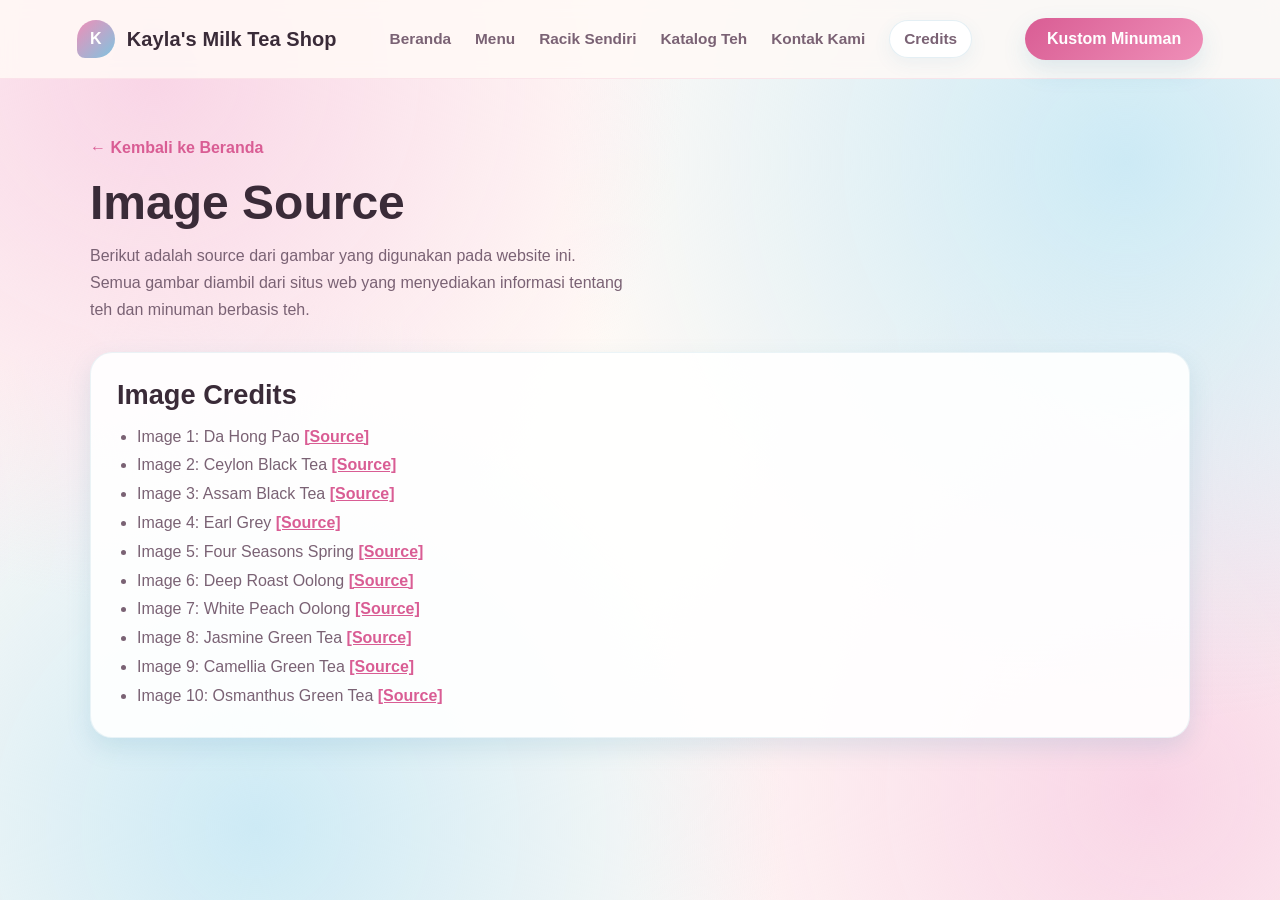
<file: image-source.html>
<!doctype html>
<html lang="en">
  <head>
    <meta charset="UTF-8" />
    <meta name="viewport" content="width=device-width, initial-scale=1.0" />
    <title>Image Source · Kayla's Milk Tea Shop</title>
    <link rel="stylesheet" href="header.css" />
    <link rel="stylesheet" href="credits-sections.css" />
    <style>
      body {
        margin: 0;
        background: var(--cream);
        color: var(--ink);
        font-family: "Helvetica", sans-serif;
      }
      a {
        color: inherit;
      }
      h1,
      h2,
      h3 {
        margin: 0;
      }
      .bg-swirl {
        position: fixed;
        inset: 0;
        z-index: -1;
        background:
          radial-gradient(
            circle at 12% 8%,
            var(--pink-soft) 0%,
            transparent 38%
          ),
          radial-gradient(
            circle at 88% 18%,
            var(--blue-soft) 0%,
            transparent 42%
          ),
          radial-gradient(
            circle at 20% 92%,
            var(--blue-soft) 0%,
            transparent 40%
          ),
          radial-gradient(
            circle at 90% 88%,
            var(--pink-soft) 0%,
            transparent 38%
          );
      }
    </style>
  </head>
  <body>
    <div class="bg-swirl"></div>
    <header>
      <a href="index.html" class="brand">
        <div class="brand-mark">K</div>
        <div class="brand-name">Kayla's Milk Tea Shop</div>
      </a>
      <nav class="nav-links">
        <a href="index.html">Beranda</a>
        <a href="index.html#menu">Menu</a>
        <a href="index.html#build">Racik Sendiri</a>
        <a href="catalogue.html">Katalog Teh</a>
        <a href="index.html#visit">Kontak Kami</a>
        <div class="nav-item">
          <button class="nav-trigger" type="button">Credits</button>
          <div class="nav-dropdown">
            <a href="image-source.html">Image Source</a>
            <a href="codes-used.html">Codes Used</a>
            <a href="reference-videos.html">Reference Videos</a>
          </div>
        </div>
      </nav>
      <a href="index.html#build" class="btn">Kustom Minuman</a>
    </header>
    <main>
      <a class="back-link" href="index.html">← Kembali ke Beranda</a>
      <h1 class="page-title">Image Source</h1>
      <p class="intro">
        Berikut adalah source dari gambar yang digunakan pada website ini. Semua
        gambar diambil dari situs web yang menyediakan informasi tentang teh dan
        minuman berbasis teh.
      </p>
      <div class="credit-list">
        <section class="credit-card">
          <h2>Image Credits</h2>
          <ul>
            <li>
              Image 1: Da Hong Pao
              <a
                href="https://www.curioustea.com/tea/oolong-tea/da-hong-pao-bei-dou/"
                >[Source]</a
              >
            </li>
            <li>
              Image 2: Ceylon Black Tea
              <a
                href="https://www.valleyoftea.com/nl-nl/blogs/tea/what-is-valley-of-tea-ceylon-tea-1?srsltid=AU7gw4WieLsJVxH6wv7K933Wp3f9hzgEQemJ1PID3VSccHFyCfvwRxRU"
                >[Source]</a
              >
            </li>
            <li>
              Image 3: Assam Black Tea
              <a
                href="https://www.bestleaftea.com/products/taiwan-assam?srsltid=AU7gw4Vfqt7J84QbLwNNOVrQwbOVzaHF1KxBFxnGmsQxACPtZX4YNSIm"
                >[Source]</a
              >
            </li>
            <li>
              Image 4: Earl Grey
              <a
                href="https://www.valleyoftea.com/nl-nl/blogs/tea/what-is-valley-of-tea-earl-greys-1?srsltid=AU7gw4WieLsJVxH6wv7K933Wp3f9hzgEQemJ1PID3VSccHFyCfvwRxRU"
                >[Source]</a
              >
            </li>
            <li>
              Image 5: Four Seasons Spring
              <a
                href="https://www.samovartea.com/products/four-seasons?srsltid=AU7gw4VjeoVbRsE0Gy57Gl1xIFWmftGvyxxYwpijsdsIxQ4uFcSyIhGj&variant=42353136042067"
                >[Source]</a
              >
            </li>
            <li>
              Image 6: Deep Roast Oolong
              <a
                href="https://www.samovartea.com/products/wuyi-dark-roast?srsltid=AU7gw4U9i9Wf9-yNC0UBmRM2voVkYsdPRGHAKkcZRuta91Ug2NUyzEfo"
                >[Source]</a
              >
            </li>
            <li>
              Image 7: White Peach Oolong
              <a
                href="https://en.lupicia.fr/s/29787_178097_taiwan-oolong-tea-white-peach-oolong-superior"
                >[Source]</a
              >
            </li>
            <li>
              Image 8: Jasmine Green Tea
              <a href="https://davisbaytea.ca/products/jasmine-china-green-tea"
                >[Source]</a
              >
            </li>
            <li>
              Image 9: Camellia Green Tea
              <a
                href="https://www.skinsense.co.uk/blogs/ingredient-focus/green-tea-extract"
                >[Source]</a
              >
            </li>
            <li>
              Image 10: Osmanthus Green Tea
              <a
                href="https://www.oolongtime.com/products/gui-hua-osmanthus-green-tea?srsltid=AU7gw4X-JKeQHyHVADS5P9x-npOM14VXmnLZmXOSjWUgsOa5SFOkBCEd"
                >[Source]</a
              >
            </li>
          </ul>
        </section>
      </div>
    </main>
  </body>
</html>
</file>
<file: header.css>
:root {
  --pink-soft: #f9d5e6;
  --pink: #ef8fb8;
  --pink-deep: #d95d94;
  --blue-soft: #cdeaf5;
  --blue: #7fc4e0;
  --blue-deep: #3f8fb0;
  --cream: #fffaf6;
  --ink: #3a2b38;
  --ink-soft: #7a6274;
  --shadow: 0 10px 24px rgba(63, 143, 176, 0.15);
}

header {
  position: sticky;
  top: 0;
  z-index: 1000;
  display: flex;
  align-items: center;
  justify-content: space-between;
  padding: 18px 6vw;
  background: rgba(255, 250, 246, 0.85);
  backdrop-filter: blur(8px);
  border-bottom: 1px solid rgba(217, 93, 148, 0.12);
}

.brand {
  display: flex;
  align-items: center;
  gap: 12px;
  text-decoration: none;
}

.brand:hover,
.brand:focus,
.brand:visited {
  text-decoration: none;
}

.brand-mark {
  width: 38px;
  height: 38px;
  border-radius: 50% 50% 50% 8px;
  background: linear-gradient(135deg, var(--pink), var(--blue));
  display: flex;
  align-items: center;
  justify-content: center;
  color: #fff;
  font-weight: 700;
}

.brand-name {
  font-size: 1.25rem;
  font-weight: 700;
  letter-spacing: 0.1px;
}

.nav-links {
  display: flex;
  gap: 24px;
  align-items: center;
  margin: 0 auto;
}

.nav-links a,
.nav-trigger {
  color: var(--ink-soft);
  font-weight: 700;
  font-size: 0.96rem;
  text-decoration: none;
}

.nav-links a:hover,
.nav-links a.current,
.nav-trigger:hover {
  color: var(--pink-deep);
}

.nav-item {
  position: relative;
}

.nav-trigger {
  display: inline-flex;
  align-items: center;
  gap: 10px;
  background: #fff;
  border: 1px solid rgba(63, 143, 176, 0.14);
  border-radius: 999px;
  cursor: pointer;
  padding: 9px 14px;
  font: inherit;
  font-weight: 700;
  color: var(--ink-soft);
  box-shadow: 0 6px 18px rgba(63, 143, 176, 0.08);
  font-size: 0.96rem;
}

.nav-trigger-mark {
  width: 0;
  height: 0;
  border-left: 7px solid transparent;
  border-right: 7px solid transparent;
  border-top: 10px solid var(--pink-deep);
  transform: rotate(180deg);
  display: inline-block;
  line-height: 0;
}

.nav-dropdown {
  position: absolute;
  top: calc(100% + 12px);
  left: 0;
  min-width: 220px;
  background: rgba(255, 255, 255, 0.98);
  border: 1px solid rgba(63, 143, 176, 0.12);
  border-radius: 16px;
  box-shadow: var(--shadow);
  padding: 10px;
  display: flex;
  flex-direction: column;
  gap: 6px;
  opacity: 0;
  visibility: hidden;
  transform: translateY(-8px);
  transition:
    opacity 0.2s ease,
    transform 0.2s ease,
    visibility 0.2s ease;
  z-index: 110;
}

.nav-item:hover .nav-dropdown,
.nav-item:focus-within .nav-dropdown {
  opacity: 1;
  visibility: visible;
  transform: translateY(0);
}

.nav-dropdown a {
  display: block;
  padding: 10px 12px;
  border-radius: 10px;
  color: var(--ink-soft);
  text-decoration: none;
}

.nav-dropdown a:hover {
  background: var(--pink-soft);
  color: var(--pink-deep);
}

header .btn,
header .cart-pill {
  display: inline-flex;
  align-items: center;
  justify-content: center;
  padding: 12px 22px;
  border-radius: 999px;
  font: inherit;
  font-weight: 700;
  background: linear-gradient(135deg, var(--pink-deep), var(--pink));
  color: #fff;
  box-shadow: var(--shadow);
  text-decoration: none;
}

.cart-pill {
  gap: 8px;
  cursor: pointer;
  border: none;
  flex: 0 0 auto;
}

.cart-pill:hover {
  transform: translateY(-2px);
}

.cart-count {
  background: rgba(255, 255, 255, 0.3);
  color: #fff;
  border-radius: 50%;
  width: 20px;
  height: 20px;
  display: flex;
  align-items: center;
  justify-content: center;
  font-size: 0.75rem;
}

@media (max-width: 760px) {
  nav {
    display: none;
  }
}
</file>
<file: credits-sections.css>
main {
  max-width: 1100px;
  margin: 0 auto;
  padding: 60px 6vw 80px;
}

.page-title {
  font-family: "Helvetica", cursive;
  font-size: clamp(2.1rem, 4vw, 3rem);
  margin: 0 0 12px;
}

.intro {
  color: var(--ink-soft);
  max-width: 60ch;
  line-height: 1.7;
  margin: 0 0 28px;
}

.credit-list {
  display: grid;
  gap: 20px;
}

.credit-card {
  background: rgba(255, 255, 255, 0.9);
  border-radius: 22px;
  padding: 26px;
  box-shadow: var(--shadow);
  border: 1px solid rgba(63, 143, 176, 0.1);
}

.credit-card h2 {
  font-family: "Helvetica", cursive;
  font-size: 1.7rem;
  margin: 0 0 12px;
}

.credit-card p,
.credit-card li,
.credit-card a {
  color: var(--ink-soft);
  line-height: 1.8;
}

.credit-card ul {
  margin: 0;
  padding-left: 20px;
}

.credit-card a {
  color: var(--pink-deep);
  font-weight: 700;
}

.credit-card strong {
  color: var(--ink);
}

.back-link {
  display: inline-block;
  margin-bottom: 18px;
  color: var(--pink-deep);
  font-weight: 700;
  text-decoration: none;
}
</file>
